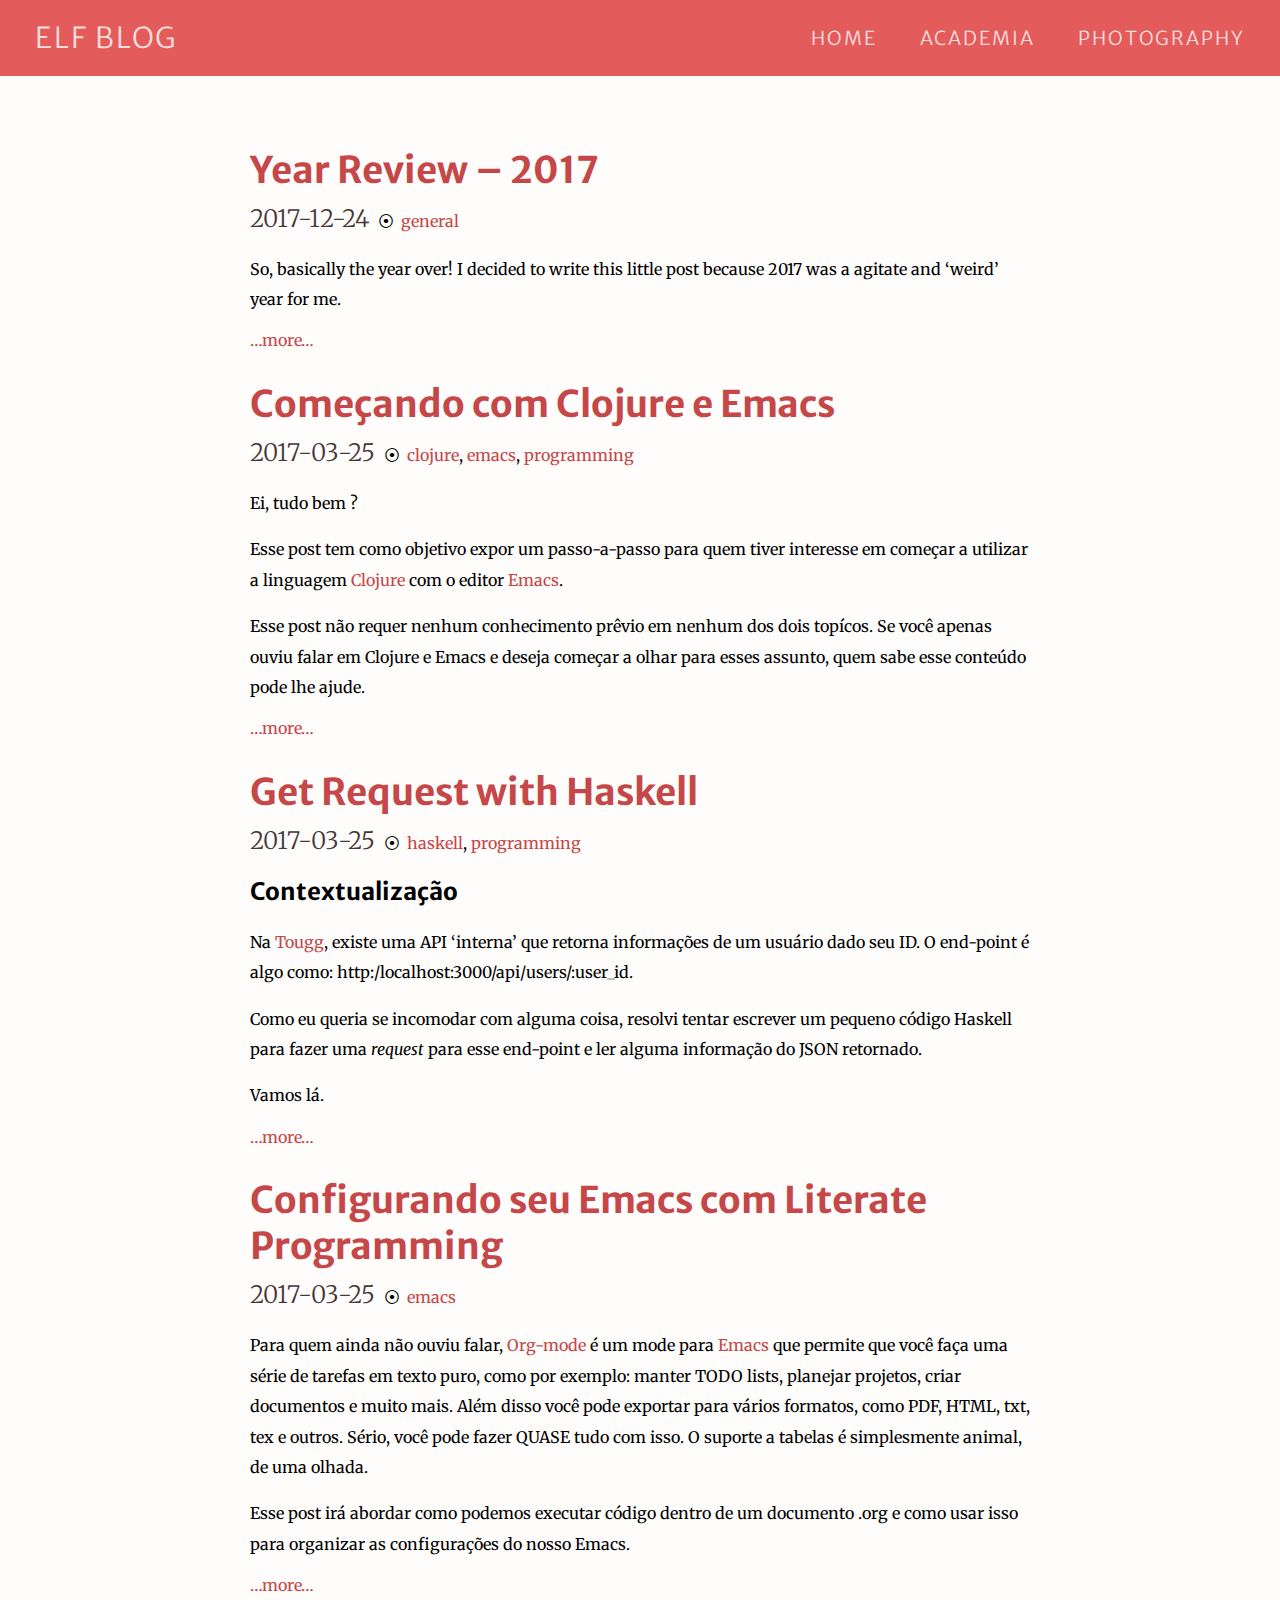
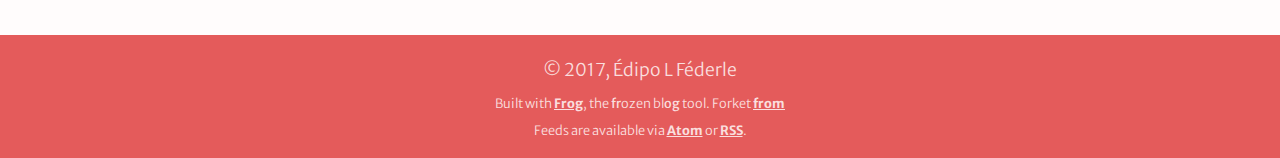
<file: index.html>
<!DOCTYPE html>
<html lang="en">
        <head>
                <meta charset="utf-8">
                <title>ELF blog</title>
                <meta name="description" content="ELF blog">
                <meta name="author"      content="Édipo Luis Féderle">
                <meta name="keywords"    content="general, programming, all, haskell, clojure, emacs">
                <meta name="viewport"    content="width=device-width, initial-scale=1.0">
                <link rel="icon"      href="/favicon.ico">
                <link rel="canonical" href="http://edipofederle.github.io/index.html">


                <!-- CSS -->
                <link rel="stylesheet" type="text/css" href="//fonts.googleapis.com/css?family=Merriweather+Sans:400,300,300italic,400italic,700,700italic,800,800italic|Merriweather:400,300,300italic,400italic,700,700italic,900,900italic|Source+Code+Pro:200,300,400,500,600,700,900">
                <link rel="stylesheet" type="text/css" href="/css/application.min.css">
                <link rel="stylesheet" type="text/css" href="/css/pygments.min.css">
                <!-- Feeds -->
                <link rel="alternate" type="application/atom+xml"
                                        href="/feeds/all.atom.xml" title="Atom Feed">
                <link rel="alternate" type="application/rss+xml"
                                        href="/feeds/all.rss.xml" title="RSS Feed">
                <!-- JS -->
                <!-- <script src="/js/application.min.js"></script> -->
                <script type="text/javascript">
                  (function(i,s,o,g,r,a,m){i['GoogleAnalyticsObject']=r;i[r]=i[r]||function(){
                  (i[r].q=i[r].q||[]).push(arguments)},i[r].l=1*new Date();a=s.createElement(o),
                  m=s.getElementsByTagName(o)[0];a.async=1;a.src=g;m.parentNode.insertBefore(a,m)
                  })(window,document,'script','//www.google-analytics.com/analytics.js','ga');

                  ga('create', '', 'auto');
                  ga('send', 'pageview');
                </script>
        </head>
        <body>
                <div id="page-content">
                        <!-- Navigation Bar -->
                        <header>
                                <nav role="navigation" class="navigation-bar">
                                        <ul class="navigation-items left">
                                                <li id="blog-title-header"><a href="/"><h1>Elf blog</h1></a></li>
                                        </ul>
                                        <ul class="navigation-items center"></ul>
                                        <ul class="navigation-items right">
                                                <li><a href="/">Home</a></li>
                                                <li><a href="/academia.html">Academia</a></li>
                                                <li><a href="/photography.html">Photography</a></li>
                                        </ul>
                                </nav>
                        </header>
                        <section role="main">
                                <!-- Main column -->
                                <div class="content" class="col-md-12">



                                        <article class="inline">
  <header>
    <h2 class="title"><a href='/blog/2017/12/24/year-review-2017/'>Year Review &ndash; 2017</a></h2>
    <div class='date-and-tags'>
      <time datetime="2017-12-24T15:48:11">
        2017-12-24
      </time>
      <span style="margin: 0 3px">⦿</span>
      <span class="tags"><a href="/tags/general.html">general</a></span>
    </div>
  </header>

<p>So, basically the year over! I decided to write this little post because 2017 was a agitate and &lsquo;weird&rsquo; year for me.</p>
<footer class="read-more"><a href="/blog/2017/12/24/year-review-2017/">&hellip;more&hellip;</a></footer>
</article>
<article class="inline">
  <header>
    <h2 class="title"><a href='/blog/2017/03/25/começando-com-clojure-e-emacs/'>Começando com Clojure e Emacs</a></h2>
    <div class='date-and-tags'>
      <time datetime="2017-03-25T20:39:33">
        2017-03-25
      </time>
      <span style="margin: 0 3px">⦿</span>
      <span class="tags"><a href="/tags/clojure.html">clojure</a>, <a href="/tags/emacs.html">emacs</a>, <a href="/tags/programming.html">programming</a></span>
    </div>
  </header>

<p>Ei, tudo bem ?</p>

<p>Esse post tem como objetivo expor um passo-a-passo para quem tiver interesse em começar a utilizar a linguagem <a href="https://clojure.org">Clojure</a> com o editor <a href="https://www.gnu.org/s/emacs/">Emacs</a>.</p>

<p>Esse post não requer nenhum conhecimento prêvio em nenhum dos dois topícos. Se você apenas ouviu falar em Clojure e Emacs e deseja começar a olhar para esses assunto, quem sabe esse conteúdo pode lhe ajude.</p>
<footer class="read-more"><a href="/blog/2017/03/25/começando-com-clojure-e-emacs/">&hellip;more&hellip;</a></footer>
</article>
<article class="inline">
  <header>
    <h2 class="title"><a href='/blog/2017/03/25/get-request-with-haskell/'>Get Request with Haskell</a></h2>
    <div class='date-and-tags'>
      <time datetime="2017-03-25T20:39:33">
        2017-03-25
      </time>
      <span style="margin: 0 3px">⦿</span>
      <span class="tags"><a href="/tags/haskell.html">haskell</a>, <a href="/tags/programming.html">programming</a></span>
    </div>
  </header>

<h2 id="contextualização">Contextualização</h2>

<p>Na <a href="https://tougg.com.br">Tougg</a>, existe uma API &lsquo;interna&rsquo; que retorna informações de um usuário dado seu ID. O end-point é algo como: http:/localhost:3000/api/users/:user_id.</p>

<p>Como eu queria se incomodar com alguma coisa, resolvi tentar escrever um pequeno código Haskell para fazer uma <em>request</em> para esse end-point e ler alguma informação do JSON retornado.</p>

<p>Vamos lá.</p>
<footer class="read-more"><a href="/blog/2017/03/25/get-request-with-haskell/">&hellip;more&hellip;</a></footer>
</article>
<article class="inline">
  <header>
    <h2 class="title"><a href='/blog/2017/03/25/configurando-seu-emacs-com-literate-programming/'>Configurando seu Emacs com Literate Programming</a></h2>
    <div class='date-and-tags'>
      <time datetime="2017-03-25T20:39:33">
        2017-03-25
      </time>
      <span style="margin: 0 3px">⦿</span>
      <span class="tags"><a href="/tags/emacs.html">emacs</a></span>
    </div>
  </header>

<p>Para quem ainda não ouviu falar, <a href="http://orgmode.org/">Org-mode</a> é um mode para <a href="https://www.gnu.org/software/emacs/">Emacs</a> que permite que você faça uma série de tarefas em texto puro, como por exemplo: manter TODO lists, planejar projetos, criar documentos e muito mais. Além disso você pode exportar para vários formatos, como PDF, HTML, txt, tex e outros. Sério, você pode fazer QUASE tudo com isso. O suporte a tabelas é simplesmente animal, de uma olhada.</p>

<p>Esse post irá abordar como podemos executar código dentro de um documento .org e como usar isso para organizar as configurações do nosso Emacs.</p>
<footer class="read-more"><a href="/blog/2017/03/25/configurando-seu-emacs-com-literate-programming/">&hellip;more&hellip;</a></footer>
</article>
                                </div>
                        </section>
                        <footer>
                                <div class="content">
                                        <h2 id="copyright-notice">© 2017, Édipo L Féderle</h2>
                                        <h3>
                                                Built with <a href="https://github.com/greghendershott/frog">Frog</a>, the
                                                <strong>fr</strong>ozen bl<strong>og</strong> tool. Forket <a href="https://github.com/lexi-lambda/lexi-lambda.github.io">from</a>
                                        </h3>
                                        <h3>
                                                Feeds are available via <a href="/feeds/all.atom.xml">Atom</a>
                                                or <a href="/feeds/all.rss.xml">RSS</a>.
                                        </h3>
                                </div>
                        </footer>
                </div>
        </body>
</html>
</file>
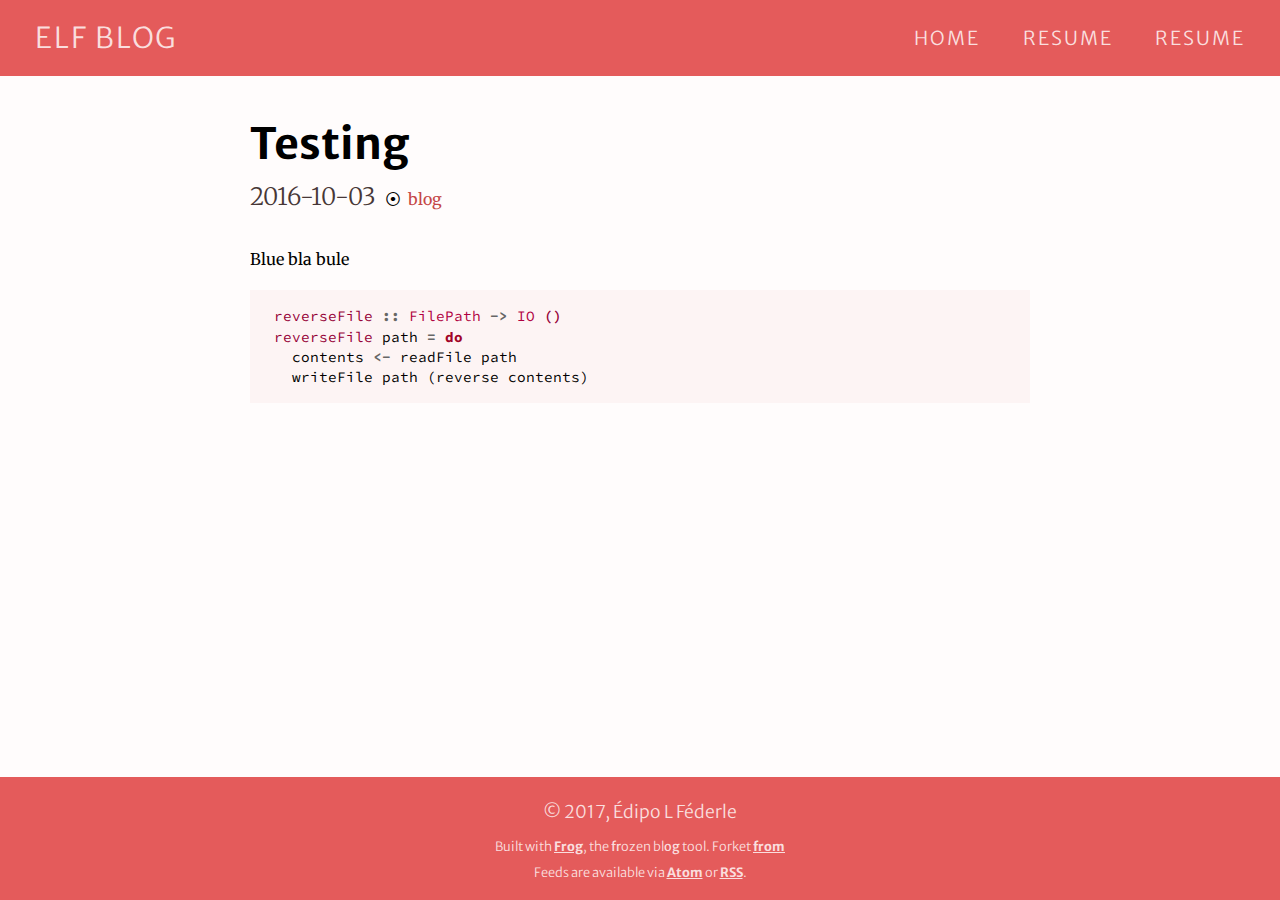
<file: blog/2016/10/03/testing/index.html>
<!DOCTYPE html>
<html lang="en">
  <head>
    <meta charset="utf-8">
    <title>Testing</title>
    <meta name="description" content="Blue bla bule...">
    <meta name="author"      content="Édipo Luis Féderle">
    <meta name="keywords"    content="blog">
    <meta name="viewport"    content="width=device-width, initial-scale=1.0">
    <link rel="icon"      href="/favicon.ico">
    <link rel="canonical" href="http://edipofederle.github.io/blog/2016/10/03/testing/">


    <!-- CSS -->
    <link rel="stylesheet" type="text/css" href="//fonts.googleapis.com/css?family=Merriweather+Sans:400,300,300italic,400italic,700,700italic,800,800italic|Merriweather:400,300,300italic,400italic,700,700italic,900,900italic|Source+Code+Pro:200,300,400,500,600,700,900">
    <link rel="stylesheet" type="text/css" href="/css/application.min.css">
    <link rel="stylesheet" type="text/css" href="/css/pygments.min.css">
    <!-- Feeds -->
    <link rel="alternate" type="application/atom+xml"
          href="/feeds/all.atom.xml" title="Atom Feed">
    <link rel="alternate" type="application/rss+xml"
          href="/feeds/all.rss.xml" title="RSS Feed">
    <!-- JS -->
    <!-- <script src="/js/application.min.js"></script> -->
    <script type="text/javascript">
      (function(i,s,o,g,r,a,m){i['GoogleAnalyticsObject']=r;i[r]=i[r]||function(){
      (i[r].q=i[r].q||[]).push(arguments)},i[r].l=1*new Date();a=s.createElement(o),
      m=s.getElementsByTagName(o)[0];a.async=1;a.src=g;m.parentNode.insertBefore(a,m)
      })(window,document,'script','//www.google-analytics.com/analytics.js','ga');

      ga('create', '', 'auto');
      ga('send', 'pageview');
    </script>
  </head>
  <body>
    <div id="page-content">
      <!-- Navigation Bar -->
      <header>
        <nav role="navigation" class="navigation-bar">
          <ul class="navigation-items left">
            <li id="blog-title-header"><a href="/"><h1>Elf blog</h1></a></li>
          </ul>
          <ul class="navigation-items center"></ul>
          <ul class="navigation-items right">
            <li><a href="/">Home</a></li>
            <li><a href="/resume.html">Resume</a></li>
                                                <li><a href="/academia.html">Resume</a></li>
          </ul>
        </nav>
      </header>
      <section role="main">
        <!-- Main column -->
        <div class="content" class="col-md-12">



          <article class="main">
  <header>
    <h1 class="title">Testing</h1>
    <div class='date-and-tags'>
      <time datetime="2016-10-03T01:20:43">
        2016-10-03
      </time>
      <span style="margin: 0 3px">⦿</span>
      <span class="tags"><a href="/tags/blog.html">blog</a></span>
    </div>
  </header>

<p>Blue bla bule</p>
<!-- more-->

<div class="brush: haskell">
 <div class="source">
  <pre><span></span><span class="nf">reverseFile</span> <span class="ow">::</span> <span class="kt">FilePath</span> <span class="ow">-&gt;</span> <span class="kt">IO</span> <span class="nb">()</span>
<span class="nf">reverseFile</span> <span class="n">path</span> <span class="ow">=</span> <span class="kr">do</span>
  <span class="n">contents</span> <span class="ow">&lt;-</span> <span class="n">readFile</span> <span class="n">path</span>
  <span class="n">writeFile</span> <span class="n">path</span> <span class="p">(</span><span class="n">reverse</span> <span class="n">contents</span><span class="p">)</span>
</pre></div>

</div>
  <footer>
    <script type="text/javascript">
      var disqus_shortname = 'edipofederle';
      (function() {
          var dsq = document.createElement('script');
          dsq.type = 'text/javascript';
          dsq.async = true;
          dsq.src = '//' + disqus_shortname + '.disqus.com/embed.js';
          (document.getElementsByTagName('head')[0] || document.getElementsByTagName('body')[0]).appendChild(dsq);
      })();
    </script>
    <div id="disqus_thread"></div>
    <ul class="pager">


    </ul>
  </footer>
</article>
        </div>
      </section>
      <footer>
        <div class="content">
          <h2 id="copyright-notice">© 2017, Édipo L Féderle</h2>
          <h3>
            Built with <a href="https://github.com/greghendershott/frog">Frog</a>, the
            <strong>fr</strong>ozen bl<strong>og</strong> tool. Forket <a href="https://github.com/lexi-lambda/lexi-lambda.github.io">from</a>
          </h3>
          <h3>
            Feeds are available via <a href="/feeds/all.atom.xml">Atom</a>
            or <a href="/feeds/all.rss.xml">RSS</a>.
          </h3>
        </div>
      </footer>
    </div>
  </body>
</html>
</file>
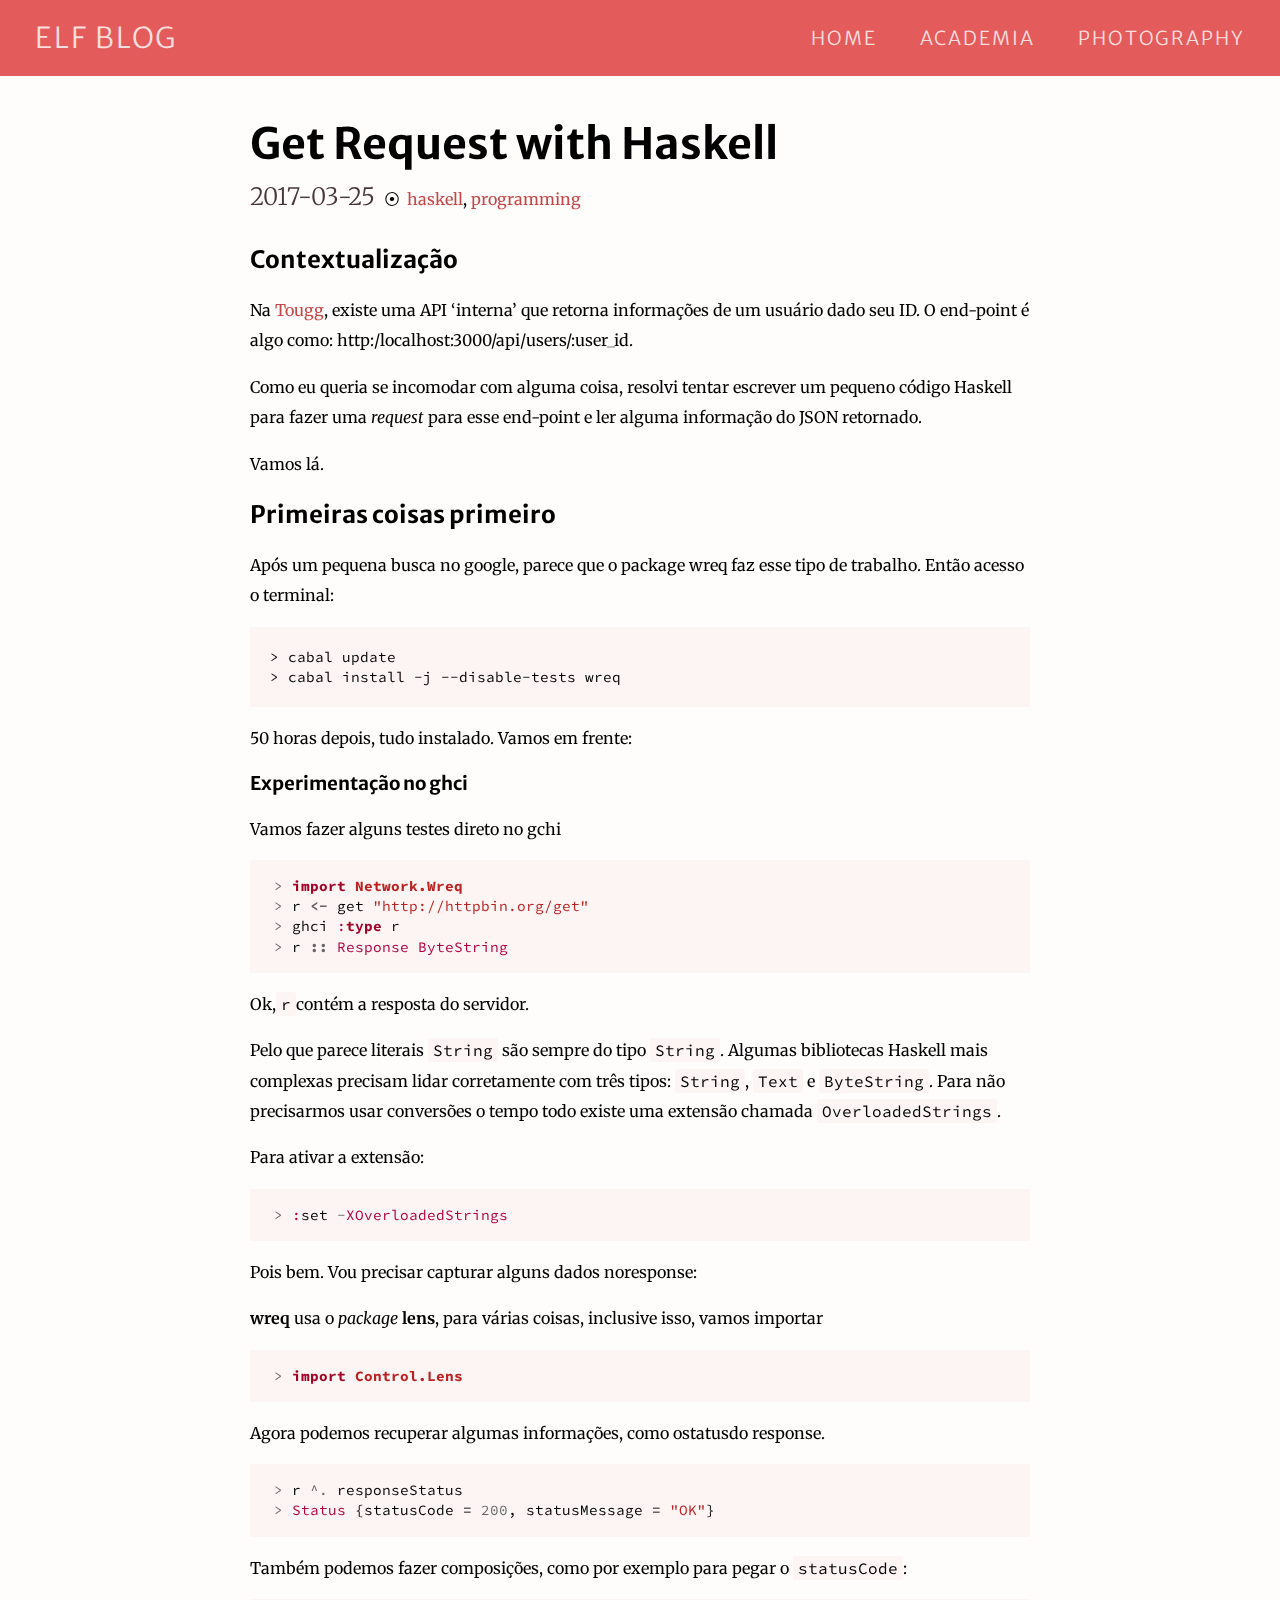
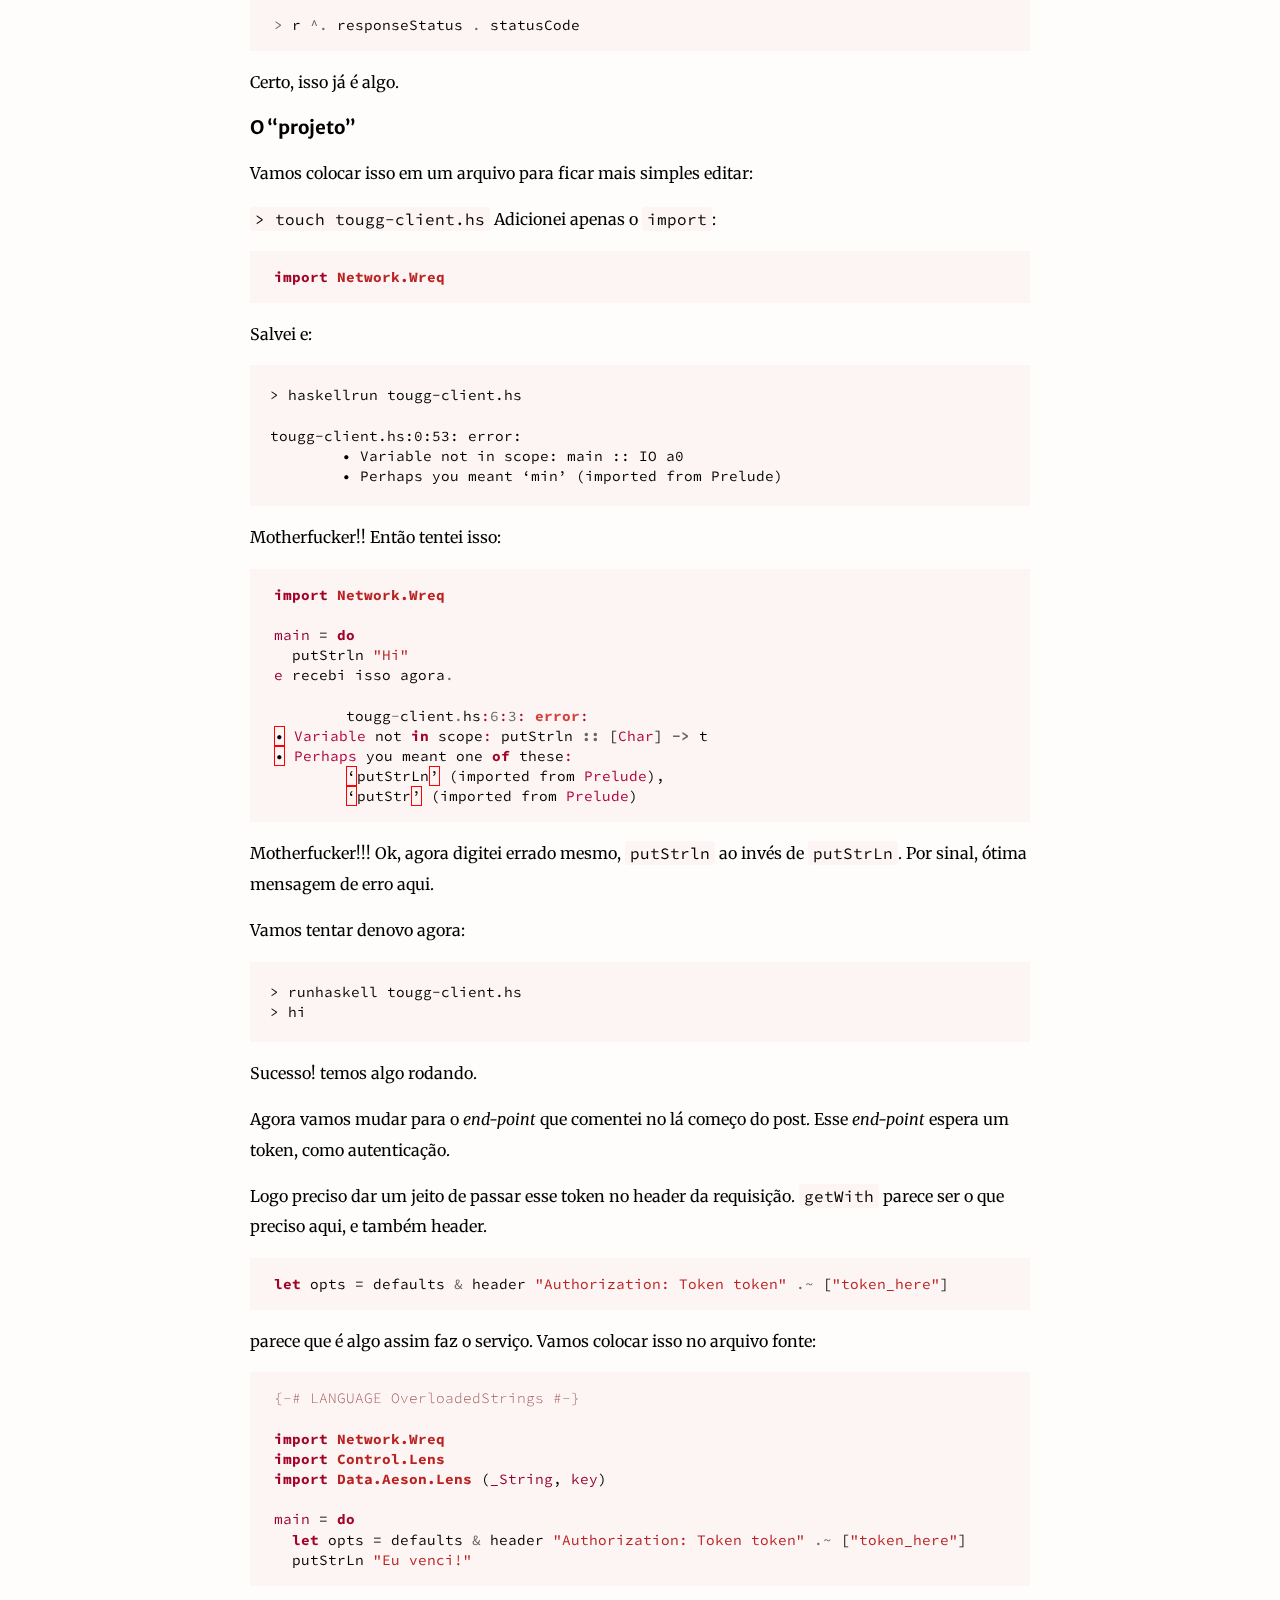
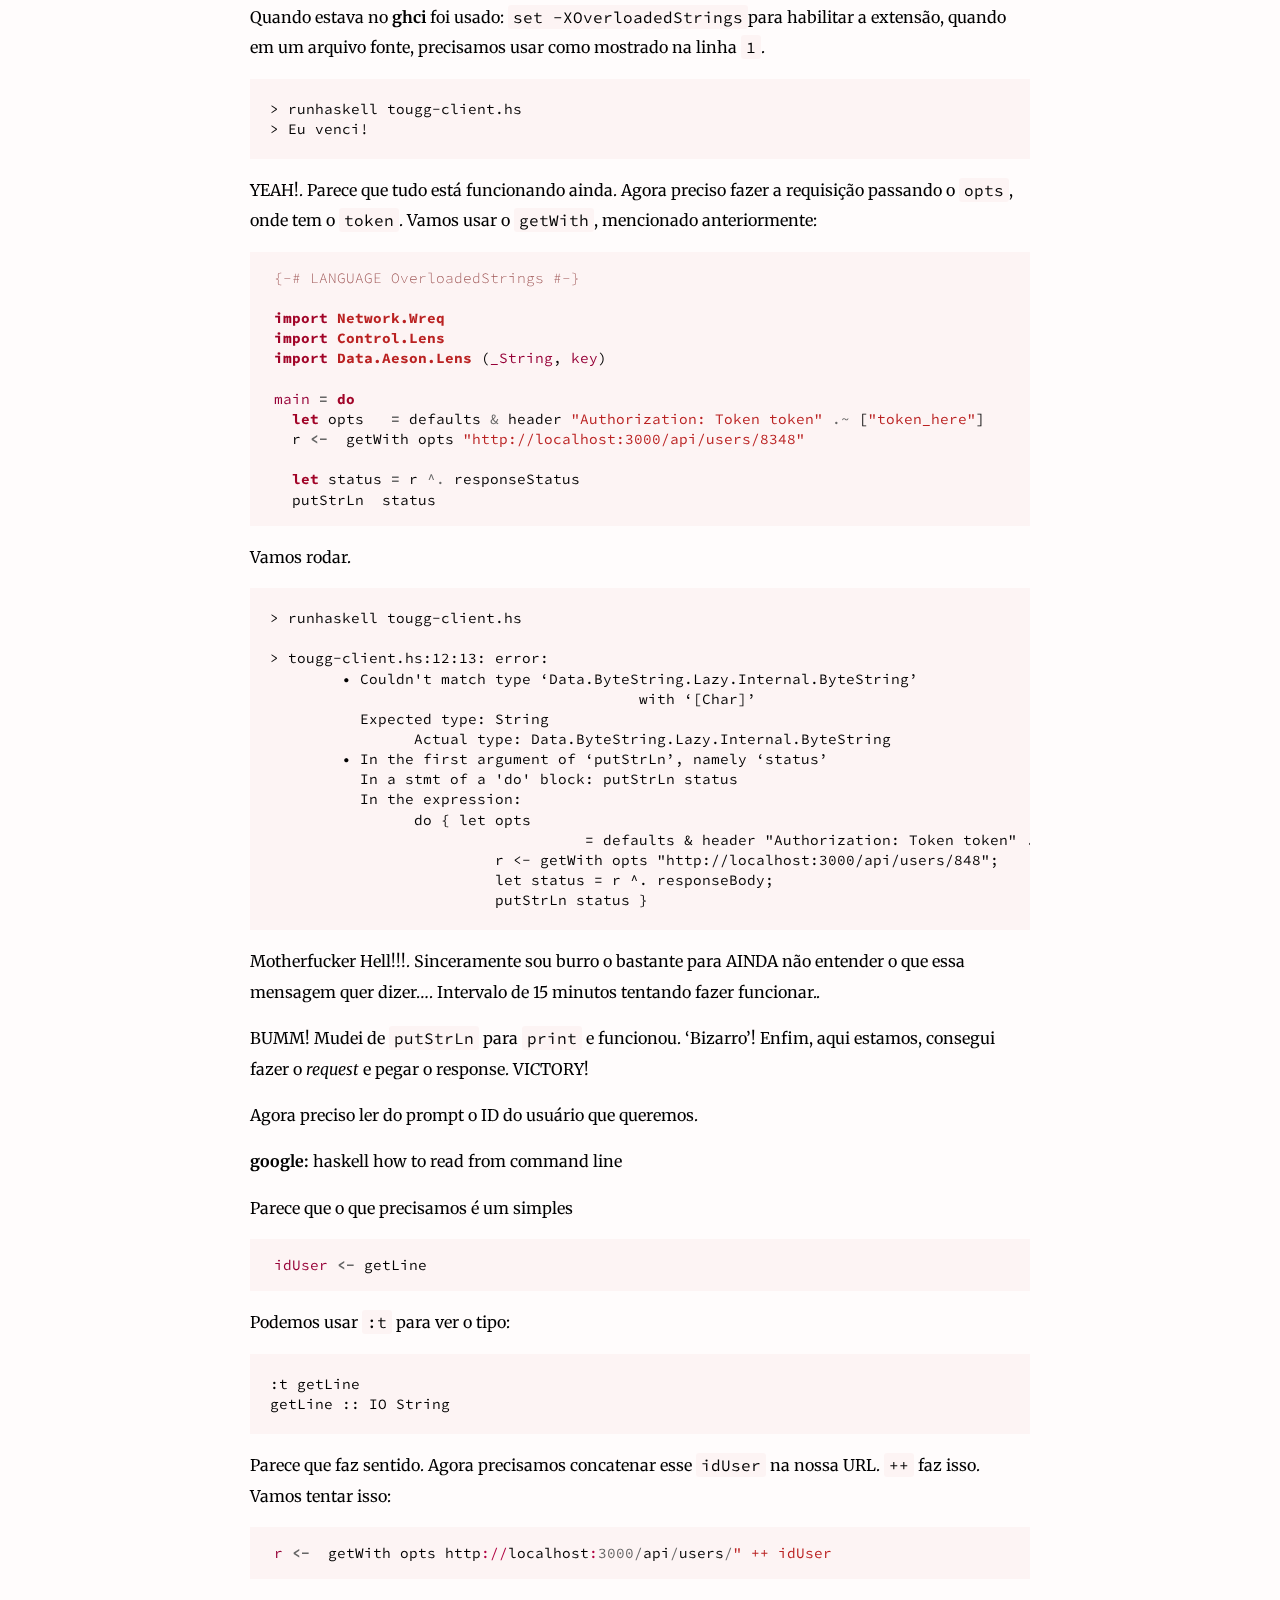
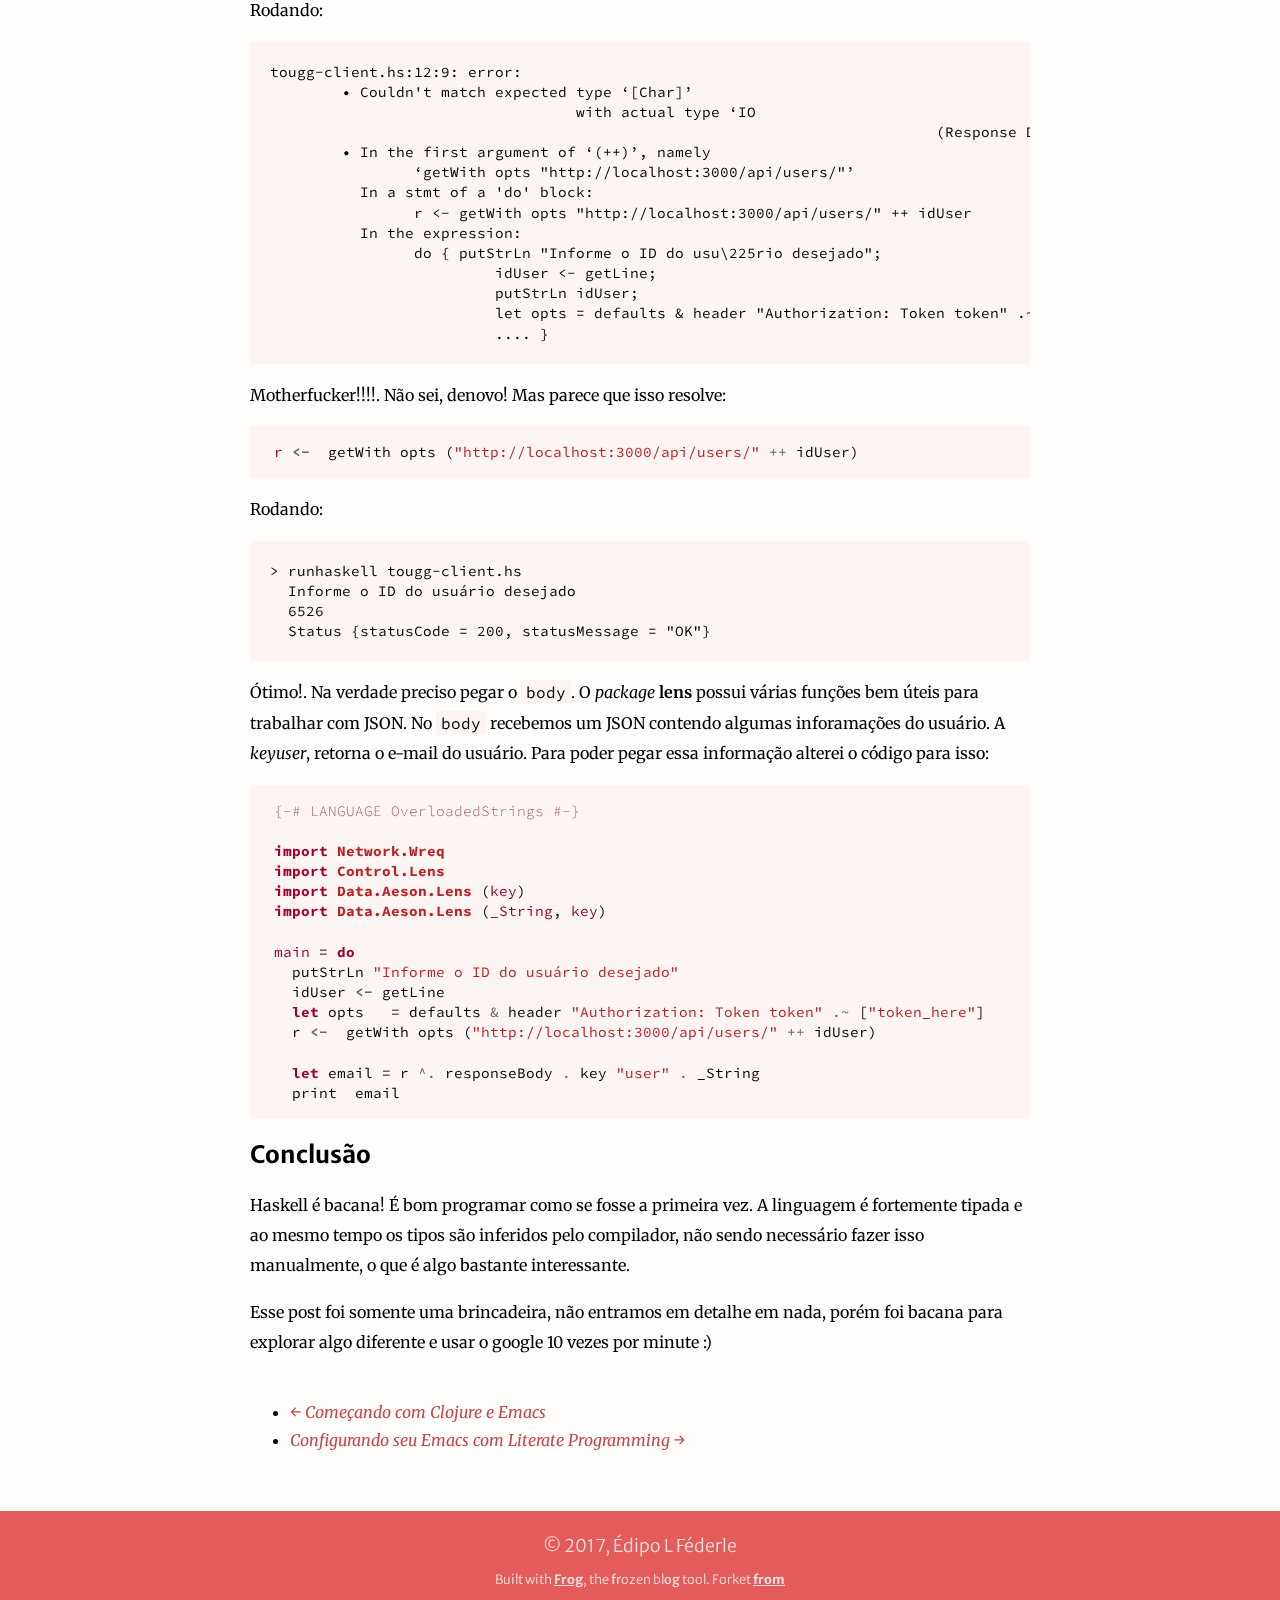
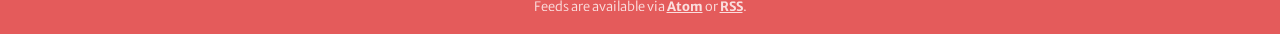
<file: blog/2017/03/25/get-request-with-haskell/index.html>
<!DOCTYPE html>
<html lang="en">
        <head>
                <meta charset="utf-8">
                <title>Get Request with Haskell</title>
                <meta name="description" content="Contextualização:  Na Tougg, existe uma API 'interna' que retorna informações de um usuário dado seu ID. O end-point é algo como: http:/localhost:3000/api/users/:user_id.  Como eu queria se incomodar com alguma coisa, resolvi tentar escrever um pequeno có...">
                <meta name="author"      content="Édipo Luis Féderle">
                <meta name="keywords"    content="haskell, programming">
                <meta name="viewport"    content="width=device-width, initial-scale=1.0">
                <link rel="icon"      href="/favicon.ico">
                <link rel="canonical" href="http://edipofederle.github.io/blog/2017/03/25/get-request-with-haskell/">
                <link rel="next" href="/blog/2017/03/25/configurando-seu-emacs-com-literate-programming/">
                <link rel="prev" href="/blog/2017/03/25/começando-com-clojure-e-emacs/">
                <!-- CSS -->
                <link rel="stylesheet" type="text/css" href="//fonts.googleapis.com/css?family=Merriweather+Sans:400,300,300italic,400italic,700,700italic,800,800italic|Merriweather:400,300,300italic,400italic,700,700italic,900,900italic|Source+Code+Pro:200,300,400,500,600,700,900">
                <link rel="stylesheet" type="text/css" href="/css/application.min.css">
                <link rel="stylesheet" type="text/css" href="/css/pygments.min.css">
                <!-- Feeds -->
                <link rel="alternate" type="application/atom+xml"
                                        href="/feeds/all.atom.xml" title="Atom Feed">
                <link rel="alternate" type="application/rss+xml"
                                        href="/feeds/all.rss.xml" title="RSS Feed">
                <!-- JS -->
                <!-- <script src="/js/application.min.js"></script> -->
                <script type="text/javascript">
                  (function(i,s,o,g,r,a,m){i['GoogleAnalyticsObject']=r;i[r]=i[r]||function(){
                  (i[r].q=i[r].q||[]).push(arguments)},i[r].l=1*new Date();a=s.createElement(o),
                  m=s.getElementsByTagName(o)[0];a.async=1;a.src=g;m.parentNode.insertBefore(a,m)
                  })(window,document,'script','//www.google-analytics.com/analytics.js','ga');

                  ga('create', '', 'auto');
                  ga('send', 'pageview');
                </script>
        </head>
        <body>
                <div id="page-content">
                        <!-- Navigation Bar -->
                        <header>
                                <nav role="navigation" class="navigation-bar">
                                        <ul class="navigation-items left">
                                                <li id="blog-title-header"><a href="/"><h1>Elf blog</h1></a></li>
                                        </ul>
                                        <ul class="navigation-items center"></ul>
                                        <ul class="navigation-items right">
                                                <li><a href="/">Home</a></li>
                                                <li><a href="/academia.html">Academia</a></li>
                                                <li><a href="/photography.html">Photography</a></li>
                                        </ul>
                                </nav>
                        </header>
                        <section role="main">
                                <!-- Main column -->
                                <div class="content" class="col-md-12">



                                        <article class="main">
  <header>
    <h1 class="title">Get Request with Haskell</h1>
    <div class='date-and-tags'>
      <time datetime="2017-03-25T20:39:33">
        2017-03-25
      </time>
      <span style="margin: 0 3px">⦿</span>
      <span class="tags"><a href="/tags/haskell.html">haskell</a>, <a href="/tags/programming.html">programming</a></span>
    </div>
  </header>

<h2 id="contextualização">Contextualização</h2>

<p>Na <a href="https://tougg.com.br">Tougg</a>, existe uma API &lsquo;interna&rsquo; que retorna informações de um usuário dado seu ID. O end-point é algo como: http:/localhost:3000/api/users/:user_id.</p>

<p>Como eu queria se incomodar com alguma coisa, resolvi tentar escrever um pequeno código Haskell para fazer uma <em>request</em> para esse end-point e ler alguma informação do JSON retornado.</p>

<p>Vamos lá.</p>
<!-- more-->

<h2 id="primeiras-coisas-primeiro">Primeiras coisas primeiro</h2>

<p>Após um pequena busca no google, parece que o package wreq faz esse tipo de trabalho. Então acesso o terminal:</p>

<pre><code>&gt; cabal update
&gt; cabal install -j --disable-tests wreq</code></pre>

<p>50 horas depois, tudo instalado. Vamos em frente:</p>

<h3 id="experimentação-no-ghci">Experimentação no ghci</h3>

<p>Vamos fazer alguns testes direto no gchi</p>

<div class="brush: haskell">
 <div class="source">
  <pre><span></span><span class="o">&gt;</span> <span class="kr">import</span> <span class="nn">Network.Wreq</span>
<span class="o">&gt;</span> <span class="n">r</span> <span class="ow">&lt;-</span> <span class="n">get</span> <span class="s">"http://httpbin.org/get"</span>
<span class="o">&gt;</span> <span class="n">ghci</span> <span class="kt">:</span><span class="kr">type</span> <span class="n">r</span>
<span class="o">&gt;</span> <span class="n">r</span> <span class="ow">::</span> <span class="kt">Response</span> <span class="kt">ByteString</span>
</pre></div>

</div>

<p>Ok,<code>r</code>contém a resposta do servidor.</p>

<p>Pelo que parece literais <code>String</code> são sempre do tipo <code>String</code>. Algumas bibliotecas Haskell mais complexas precisam lidar corretamente com três tipos: <code>String</code>, <code>Text</code> e <code>ByteString</code>. Para não precisarmos usar conversões o tempo todo existe uma extensão chamada <code>OverloadedStrings</code>.</p>

<p>Para ativar a extensão:</p>

<div class="brush: haskell">
 <div class="source">
  <pre><span></span><span class="o">&gt;</span> <span class="kt">:</span><span class="n">set</span> <span class="o">-</span><span class="kt">XOverloadedStrings</span>
</pre></div>

</div>

<p>Pois bem. Vou precisar capturar alguns dados noresponse:</p>

<p><strong>wreq</strong> usa o <em>package</em> <strong>lens</strong>, para várias coisas, inclusive isso, vamos importar</p>

<div class="brush: haskell">
 <div class="source">
  <pre><span></span><span class="o">&gt;</span> <span class="kr">import</span> <span class="nn">Control.Lens</span>
</pre></div>

</div>

<p>Agora podemos recuperar algumas informações, como ostatusdo response.</p>

<div class="brush: haskell">
 <div class="source">
  <pre><span></span><span class="o">&gt;</span> <span class="n">r</span> <span class="o">^.</span> <span class="n">responseStatus</span>
<span class="o">&gt;</span> <span class="kt">Status</span> <span class="p">{</span><span class="n">statusCode</span> <span class="ow">=</span> <span class="mi">200</span><span class="p">,</span> <span class="n">statusMessage</span> <span class="ow">=</span> <span class="s">"OK"</span><span class="p">}</span>
</pre></div>

</div>

<p>Também podemos fazer composições, como por exemplo para pegar o <code>statusCode</code>:</p>

<div class="brush: haskell">
 <div class="source">
  <pre><span></span><span class="o">&gt;</span> <span class="n">r</span> <span class="o">^.</span> <span class="n">responseStatus</span> <span class="o">.</span> <span class="n">statusCode</span>
</pre></div>

</div>

<p>Certo, isso já é algo.</p>

<h3 id="o-projeto">O &ldquo;projeto&rdquo;</h3>

<p>Vamos colocar isso em um arquivo para ficar mais simples editar:</p>

<p><code>&gt; touch tougg-client.hs</code> Adicionei apenas o <code>import</code>:</p>

<div class="brush: haskell">
 <div class="source">
  <pre><span></span><span class="kr">import</span> <span class="nn">Network.Wreq</span>
</pre></div>

</div>

<p>Salvei e:</p>

<pre><code>&gt; haskellrun tougg-client.hs

tougg-client.hs:0:53: error:
	• Variable not in scope: main :: IO a0
	• Perhaps you meant ‘min’ (imported from Prelude)</code></pre>

<p>Motherfucker!! Então tentei isso:</p>

<div class="brush: haskell">
 <div class="source">
  <pre><span></span><span class="kr">import</span> <span class="nn">Network.Wreq</span>

<span class="nf">main</span> <span class="ow">=</span> <span class="kr">do</span>
  <span class="n">putStrln</span> <span class="s">"Hi"</span>
<span class="nf">e</span> <span class="n">recebi</span> <span class="n">isso</span> <span class="n">agora</span><span class="o">.</span>

	<span class="n">tougg</span><span class="o">-</span><span class="n">client</span><span class="o">.</span><span class="n">hs</span><span class="kt">:</span><span class="mi">6</span><span class="kt">:</span><span class="mi">3</span><span class="kt">:</span> <span class="ne">error</span><span class="kt">:</span>
<span class="err">•</span> <span class="kt">Variable</span> <span class="n">not</span> <span class="kr">in</span> <span class="n">scope</span><span class="kt">:</span> <span class="n">putStrln</span> <span class="ow">::</span> <span class="p">[</span><span class="kt">Char</span><span class="p">]</span> <span class="ow">-&gt;</span> <span class="n">t</span>
<span class="err">•</span> <span class="kt">Perhaps</span> <span class="n">you</span> <span class="n">meant</span> <span class="n">one</span> <span class="kr">of</span> <span class="n">these</span><span class="kt">:</span>
	<span class="err">‘</span><span class="n">putStrLn</span><span class="err">’</span> <span class="p">(</span><span class="n">imported</span> <span class="n">from</span> <span class="kt">Prelude</span><span class="p">),</span>
	<span class="err">‘</span><span class="n">putStr</span><span class="err">’</span> <span class="p">(</span><span class="n">imported</span> <span class="n">from</span> <span class="kt">Prelude</span><span class="p">)</span>
</pre></div>

</div>

<p>Motherfucker!!! Ok, agora digitei errado mesmo, <code>putStrln</code> ao invés de <code>putStrLn</code>. Por sinal, ótima mensagem de erro aqui.</p>

<p>Vamos tentar denovo agora:</p>

<pre><code>&gt; runhaskell tougg-client.hs
&gt; hi</code></pre>

<p>Sucesso! temos algo rodando.</p>

<p>Agora vamos mudar para o <em>end-point</em> que comentei no lá começo do post. Esse <em>end-point</em> espera um token, como autenticação.</p>

<p>Logo preciso dar um jeito de passar esse token no header da requisição. <code>getWith</code> parece ser o que preciso aqui, e também header.</p>

<div class="brush: haskell">
 <div class="source">
  <pre><span></span><span class="kr">let</span> <span class="n">opts</span> <span class="ow">=</span> <span class="n">defaults</span> <span class="o">&amp;</span> <span class="n">header</span> <span class="s">"Authorization: Token token"</span> <span class="o">.~</span> <span class="p">[</span><span class="s">"token_here"</span><span class="p">]</span>
</pre></div>

</div>

<p>parece que é algo assim faz o serviço. Vamos colocar isso no arquivo fonte:</p>

<div class="brush: haskell">
 <div class="source">
  <pre><span></span><span class="cm">{-# LANGUAGE OverloadedStrings #-}</span>

<span class="kr">import</span> <span class="nn">Network.Wreq</span>
<span class="kr">import</span> <span class="nn">Control.Lens</span>
<span class="kr">import</span> <span class="nn">Data.Aeson.Lens</span> <span class="p">(</span><span class="nf">_String</span><span class="p">,</span> <span class="nf">key</span><span class="p">)</span>

<span class="nf">main</span> <span class="ow">=</span> <span class="kr">do</span>
  <span class="kr">let</span> <span class="n">opts</span> <span class="ow">=</span> <span class="n">defaults</span> <span class="o">&amp;</span> <span class="n">header</span> <span class="s">"Authorization: Token token"</span> <span class="o">.~</span> <span class="p">[</span><span class="s">"token_here"</span><span class="p">]</span>
  <span class="n">putStrLn</span> <span class="s">"Eu venci!"</span>
</pre></div>

</div>

<p>Quando estava no <strong>ghci</strong> foi usado: <code>set -XOverloadedStrings</code>para habilitar a extensão, quando em um arquivo fonte, precisamos usar como mostrado na linha <code>1</code>.</p>

<pre><code>&gt; runhaskell tougg-client.hs
&gt; Eu venci!</code></pre>

<p>YEAH!. Parece que tudo está funcionando ainda. Agora preciso fazer a requisição passando o <code>opts</code>, onde tem o <code>token</code>. Vamos usar o <code>getWith</code>, mencionado anteriormente:</p>

<div class="brush: haskell">
 <div class="source">
  <pre><span></span><span class="cm">{-# LANGUAGE OverloadedStrings #-}</span>

<span class="kr">import</span> <span class="nn">Network.Wreq</span>
<span class="kr">import</span> <span class="nn">Control.Lens</span>
<span class="kr">import</span> <span class="nn">Data.Aeson.Lens</span> <span class="p">(</span><span class="nf">_String</span><span class="p">,</span> <span class="nf">key</span><span class="p">)</span>

<span class="nf">main</span> <span class="ow">=</span> <span class="kr">do</span>
  <span class="kr">let</span> <span class="n">opts</span>   <span class="ow">=</span> <span class="n">defaults</span> <span class="o">&amp;</span> <span class="n">header</span> <span class="s">"Authorization: Token token"</span> <span class="o">.~</span> <span class="p">[</span><span class="s">"token_here"</span><span class="p">]</span>
  <span class="n">r</span> <span class="ow">&lt;-</span>  <span class="n">getWith</span> <span class="n">opts</span> <span class="s">"http://localhost:3000/api/users/8348"</span>

  <span class="kr">let</span> <span class="n">status</span> <span class="ow">=</span> <span class="n">r</span> <span class="o">^.</span> <span class="n">responseStatus</span>
  <span class="n">putStrLn</span>  <span class="n">status</span>
</pre></div>

</div>

<p>Vamos rodar.</p>

<pre><code>&gt; runhaskell tougg-client.hs

&gt; tougg-client.hs:12:13: error:
	• Couldn't match type ‘Data.ByteString.Lazy.Internal.ByteString’
					 with ‘[Char]’
	  Expected type: String
		Actual type: Data.ByteString.Lazy.Internal.ByteString
	• In the first argument of ‘putStrLn’, namely ‘status’
	  In a stmt of a 'do' block: putStrLn status
	  In the expression:
		do { let opts
				   = defaults &amp; header "Authorization: Token token" .~ ...;
			 r &lt;- getWith opts "http://localhost:3000/api/users/848";
			 let status = r ^. responseBody;
			 putStrLn status }</code></pre>

<p>Motherfucker Hell!!!. Sinceramente sou burro o bastante para AINDA não entender o que essa mensagem quer dizer&hellip;. Intervalo de 15 minutos tentando fazer funcionar..</p>

<p>BUMM! Mudei de <code>putStrLn</code> para <code>print</code> e funcionou. ‘Bizarro’! Enfim, aqui estamos, consegui fazer o <em>request</em> e pegar o response. VICTORY!</p>

<p>Agora preciso ler do prompt o ID do usuário que queremos.</p>

<p><strong>google:</strong> haskell how to read from command line</p>

<p>Parece que o que precisamos é um simples</p>

<div class="brush: haskell">
 <div class="source">
  <pre><span></span><span class="nf">idUser</span> <span class="ow">&lt;-</span> <span class="n">getLine</span>
</pre></div>

</div>

<p>Podemos usar <code>:t</code> para ver o tipo:</p>

<pre><code>:t getLine
getLine :: IO String</code></pre>

<p>Parece que faz sentido. Agora precisamos concatenar esse <code>idUser</code> na nossa URL. <code>++</code> faz isso. Vamos tentar isso:</p>

<div class="brush: haskell">
 <div class="source">
  <pre><span></span><span class="nf">r</span> <span class="ow">&lt;-</span>  <span class="n">getWith</span> <span class="n">opts</span> <span class="n">http</span><span class="kt">://</span><span class="n">localhost</span><span class="kt">:</span><span class="mi">3000</span><span class="o">/</span><span class="n">api</span><span class="o">/</span><span class="n">users</span><span class="o">/</span><span class="s">" ++ idUser</span>
</pre></div>

</div>

<p>Rodando:</p>

<pre><code>tougg-client.hs:12:9: error:
	• Couldn't match expected type ‘[Char]’
				  with actual type ‘IO
									  (Response Data.ByteString.Lazy.Internal.ByteString)’
	• In the first argument of ‘(++)’, namely
		‘getWith opts "http://localhost:3000/api/users/"’
	  In a stmt of a 'do' block:
		r &lt;- getWith opts "http://localhost:3000/api/users/" ++ idUser
	  In the expression:
		do { putStrLn "Informe o ID do usu\225rio desejado";
			 idUser &lt;- getLine;
			 putStrLn idUser;
			 let opts = defaults &amp; header "Authorization: Token token" .~ ...;
			 .... }</code></pre>

<p>Motherfucker!!!!. Não sei, denovo! Mas parece que isso resolve:</p>

<div class="brush: haskell">
 <div class="source">
  <pre><span></span><span class="nf">r</span> <span class="ow">&lt;-</span>  <span class="n">getWith</span> <span class="n">opts</span> <span class="p">(</span><span class="s">"http://localhost:3000/api/users/"</span> <span class="o">++</span> <span class="n">idUser</span><span class="p">)</span>
</pre></div>

</div>

<p>Rodando:</p>

<pre><code>&gt; runhaskell tougg-client.hs
  Informe o ID do usuário desejado
  6526
  Status {statusCode = 200, statusMessage = "OK"}</code></pre>

<p>Ótimo!. Na verdade preciso pegar o <code>body</code>. O <em>package</em> <strong>lens</strong> possui várias funções bem úteis para trabalhar com JSON. No <code>body</code> recebemos um JSON contendo algumas inforamações do usuário. A <em>keyuser</em>, retorna o e-mail do usuário. Para poder pegar essa informação alterei o código para isso:</p>

<div class="brush: haskell">
 <div class="source">
  <pre><span></span><span class="cm">{-# LANGUAGE OverloadedStrings #-}</span>

<span class="kr">import</span> <span class="nn">Network.Wreq</span>
<span class="kr">import</span> <span class="nn">Control.Lens</span>
<span class="kr">import</span> <span class="nn">Data.Aeson.Lens</span> <span class="p">(</span><span class="nf">key</span><span class="p">)</span>
<span class="kr">import</span> <span class="nn">Data.Aeson.Lens</span> <span class="p">(</span><span class="nf">_String</span><span class="p">,</span> <span class="nf">key</span><span class="p">)</span>

<span class="nf">main</span> <span class="ow">=</span> <span class="kr">do</span>
  <span class="n">putStrLn</span> <span class="s">"Informe o ID do usuário desejado"</span>
  <span class="n">idUser</span> <span class="ow">&lt;-</span> <span class="n">getLine</span>
  <span class="kr">let</span> <span class="n">opts</span>   <span class="ow">=</span> <span class="n">defaults</span> <span class="o">&amp;</span> <span class="n">header</span> <span class="s">"Authorization: Token token"</span> <span class="o">.~</span> <span class="p">[</span><span class="s">"token_here"</span><span class="p">]</span>
  <span class="n">r</span> <span class="ow">&lt;-</span>  <span class="n">getWith</span> <span class="n">opts</span> <span class="p">(</span><span class="s">"http://localhost:3000/api/users/"</span> <span class="o">++</span> <span class="n">idUser</span><span class="p">)</span>

  <span class="kr">let</span> <span class="n">email</span> <span class="ow">=</span> <span class="n">r</span> <span class="o">^.</span> <span class="n">responseBody</span> <span class="o">.</span> <span class="n">key</span> <span class="s">"user"</span> <span class="o">.</span> <span class="n">_String</span>
  <span class="n">print</span>  <span class="n">email</span>
</pre></div>

</div>

<h2 id="conclusão">Conclusão</h2>

<p>Haskell é bacana! É bom programar como se fosse a primeira vez. A linguagem é fortemente tipada e ao mesmo tempo os tipos são inferidos pelo compilador, não sendo necessário fazer isso manualmente, o que é algo bastante interessante.</p>

<p>Esse post foi somente uma brincadeira, não entramos em detalhe em nada, porém foi bacana para explorar algo diferente e usar o google 10 vezes por minute :)</p>
  <footer>
    <script type="text/javascript">
      var disqus_shortname = 'edipofederle';
      (function() {
          var dsq = document.createElement('script');
          dsq.type = 'text/javascript';
          dsq.async = true;
          dsq.src = '//' + disqus_shortname + '.disqus.com/embed.js';
          (document.getElementsByTagName('head')[0] || document.getElementsByTagName('body')[0]).appendChild(dsq);
      })();
    </script>
    <div id="disqus_thread"></div>
    <ul class="pager">
    <li class="previous">
      <a href="/blog/2017/03/25/começando-com-clojure-e-emacs/">&larr; <em>Começando com Clojure e Emacs</em></a>
    </li>
    <li class="next">
      <a href="/blog/2017/03/25/configurando-seu-emacs-com-literate-programming/"><em>Configurando seu Emacs com Literate Programming</em> &rarr;</a>
    </li>
    </ul>
  </footer>
</article>
                                </div>
                        </section>
                        <footer>
                                <div class="content">
                                        <h2 id="copyright-notice">© 2017, Édipo L Féderle</h2>
                                        <h3>
                                                Built with <a href="https://github.com/greghendershott/frog">Frog</a>, the
                                                <strong>fr</strong>ozen bl<strong>og</strong> tool. Forket <a href="https://github.com/lexi-lambda/lexi-lambda.github.io">from</a>
                                        </h3>
                                        <h3>
                                                Feeds are available via <a href="/feeds/all.atom.xml">Atom</a>
                                                or <a href="/feeds/all.rss.xml">RSS</a>.
                                        </h3>
                                </div>
                        </footer>
                </div>
        </body>
</html>
</file>
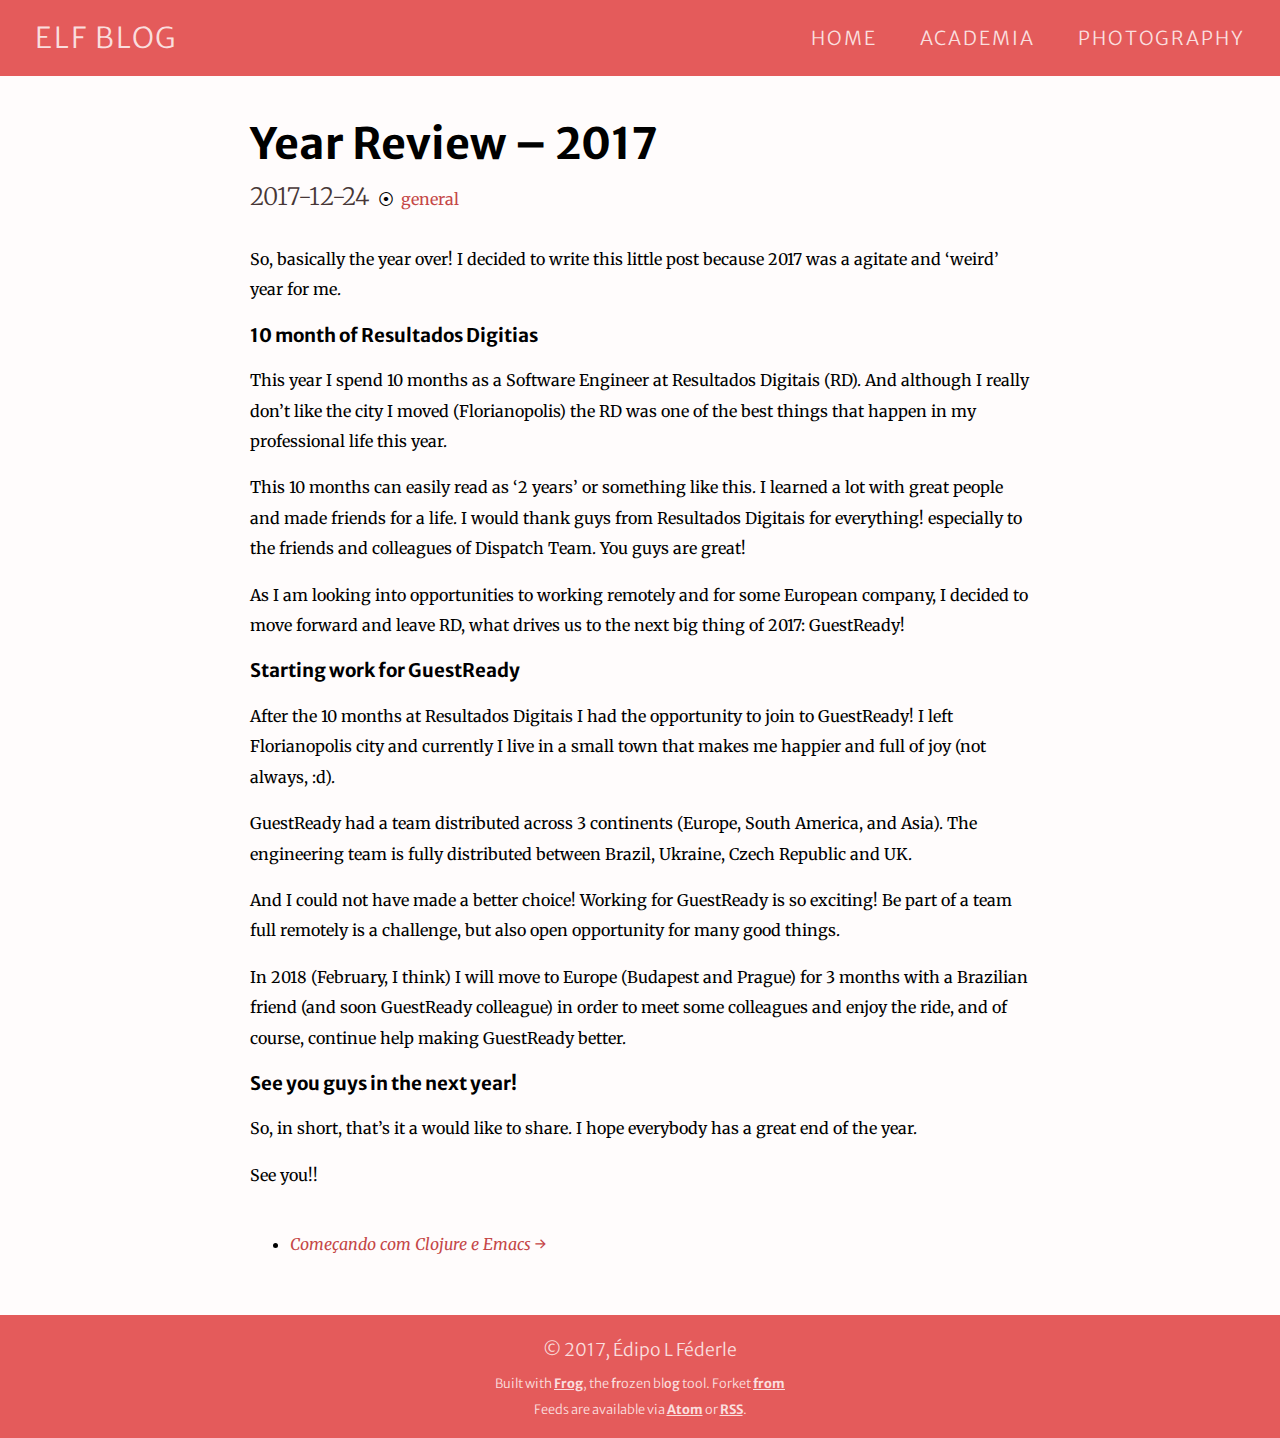
<file: blog/2017/12/24/year-review-2017/index.html>
<!DOCTYPE html>
<html lang="en">
        <head>
                <meta charset="utf-8">
                <title>Year Review - 2017</title>
                <meta name="description" content="So, basically the year over! I decided to write this little post because 2017 was a agitate and 'weird' year for me....">
                <meta name="author"      content="Édipo Luis Féderle">
                <meta name="keywords"    content="general">
                <meta name="viewport"    content="width=device-width, initial-scale=1.0">
                <link rel="icon"      href="/favicon.ico">
                <link rel="canonical" href="http://edipofederle.github.io/blog/2017/12/24/year-review-2017/">
                <link rel="next" href="/blog/2017/03/25/começando-com-clojure-e-emacs/">

                <!-- CSS -->
                <link rel="stylesheet" type="text/css" href="//fonts.googleapis.com/css?family=Merriweather+Sans:400,300,300italic,400italic,700,700italic,800,800italic|Merriweather:400,300,300italic,400italic,700,700italic,900,900italic|Source+Code+Pro:200,300,400,500,600,700,900">
                <link rel="stylesheet" type="text/css" href="/css/application.min.css">
                <link rel="stylesheet" type="text/css" href="/css/pygments.min.css">
                <!-- Feeds -->
                <link rel="alternate" type="application/atom+xml"
                                        href="/feeds/all.atom.xml" title="Atom Feed">
                <link rel="alternate" type="application/rss+xml"
                                        href="/feeds/all.rss.xml" title="RSS Feed">
                <!-- JS -->
                <!-- <script src="/js/application.min.js"></script> -->
                <script type="text/javascript">
                  (function(i,s,o,g,r,a,m){i['GoogleAnalyticsObject']=r;i[r]=i[r]||function(){
                  (i[r].q=i[r].q||[]).push(arguments)},i[r].l=1*new Date();a=s.createElement(o),
                  m=s.getElementsByTagName(o)[0];a.async=1;a.src=g;m.parentNode.insertBefore(a,m)
                  })(window,document,'script','//www.google-analytics.com/analytics.js','ga');

                  ga('create', '', 'auto');
                  ga('send', 'pageview');
                </script>
        </head>
        <body>
                <div id="page-content">
                        <!-- Navigation Bar -->
                        <header>
                                <nav role="navigation" class="navigation-bar">
                                        <ul class="navigation-items left">
                                                <li id="blog-title-header"><a href="/"><h1>Elf blog</h1></a></li>
                                        </ul>
                                        <ul class="navigation-items center"></ul>
                                        <ul class="navigation-items right">
                                                <li><a href="/">Home</a></li>
                                                <li><a href="/academia.html">Academia</a></li>
                                                <li><a href="/photography.html">Photography</a></li>
                                        </ul>
                                </nav>
                        </header>
                        <section role="main">
                                <!-- Main column -->
                                <div class="content" class="col-md-12">



                                        <article class="main">
  <header>
    <h1 class="title">Year Review &ndash; 2017</h1>
    <div class='date-and-tags'>
      <time datetime="2017-12-24T15:48:11">
        2017-12-24
      </time>
      <span style="margin: 0 3px">⦿</span>
      <span class="tags"><a href="/tags/general.html">general</a></span>
    </div>
  </header>

<p>So, basically the year over! I decided to write this little post because 2017 was a agitate and &lsquo;weird&rsquo; year for me.</p>
<!-- more-->

<h3 id="10-month-of-resultados-digitias">10 month of Resultados Digitias</h3>

<p>This year I spend 10 months as a Software Engineer at Resultados Digitais (RD). And although I really don’t like the city I moved (Florianopolis) the RD was one of the best things that happen in my professional life this year.</p>

<p>This 10 months can easily read as ‘2 years’ or something like this. I learned a lot with great people and made friends for a life. I would thank guys from Resultados Digitais for everything! especially to the friends and colleagues of Dispatch Team. You guys are great!</p>

<p>As I am looking into opportunities to working remotely and for some European company, I decided to move forward and leave RD, what drives us to the next big thing of 2017: GuestReady!</p>

<h3 id="starting-work-for-guestready">Starting work for GuestReady</h3>

<p>After the 10 months at Resultados Digitais I had the opportunity to join to GuestReady! I left Florianopolis city and currently I live in a small town that makes me happier and full of joy (not always, :d).</p>

<p>GuestReady had a team distributed across 3 continents (Europe, South America, and Asia). The engineering team is fully distributed between Brazil, Ukraine, Czech Republic and UK.</p>

<p>And I could not have made a better choice! Working for GuestReady is so exciting! Be part of a team full remotely is a challenge, but also open opportunity for many good things.</p>

<p>In 2018 (February, I think) I will move to Europe (Budapest and Prague) for 3 months with a Brazilian friend (and soon GuestReady colleague) in order to meet some colleagues and enjoy the ride, and of course, continue help making GuestReady better.</p>

<h3 id="see-you-guys-in-the-next-year">See you guys in the next year!</h3>

<p>So, in short, that’s it a would like to share. I hope everybody has a great end of the year.</p>

<p>See you!!</p>
  <footer>
    <script type="text/javascript">
      var disqus_shortname = 'edipofederle';
      (function() {
          var dsq = document.createElement('script');
          dsq.type = 'text/javascript';
          dsq.async = true;
          dsq.src = '//' + disqus_shortname + '.disqus.com/embed.js';
          (document.getElementsByTagName('head')[0] || document.getElementsByTagName('body')[0]).appendChild(dsq);
      })();
    </script>
    <div id="disqus_thread"></div>
    <ul class="pager">

    <li class="next">
      <a href="/blog/2017/03/25/começando-com-clojure-e-emacs/"><em>Começando com Clojure e Emacs</em> &rarr;</a>
    </li>
    </ul>
  </footer>
</article>
                                </div>
                        </section>
                        <footer>
                                <div class="content">
                                        <h2 id="copyright-notice">© 2017, Édipo L Féderle</h2>
                                        <h3>
                                                Built with <a href="https://github.com/greghendershott/frog">Frog</a>, the
                                                <strong>fr</strong>ozen bl<strong>og</strong> tool. Forket <a href="https://github.com/lexi-lambda/lexi-lambda.github.io">from</a>
                                        </h3>
                                        <h3>
                                                Feeds are available via <a href="/feeds/all.atom.xml">Atom</a>
                                                or <a href="/feeds/all.rss.xml">RSS</a>.
                                        </h3>
                                </div>
                        </footer>
                </div>
        </body>
</html>
</file>
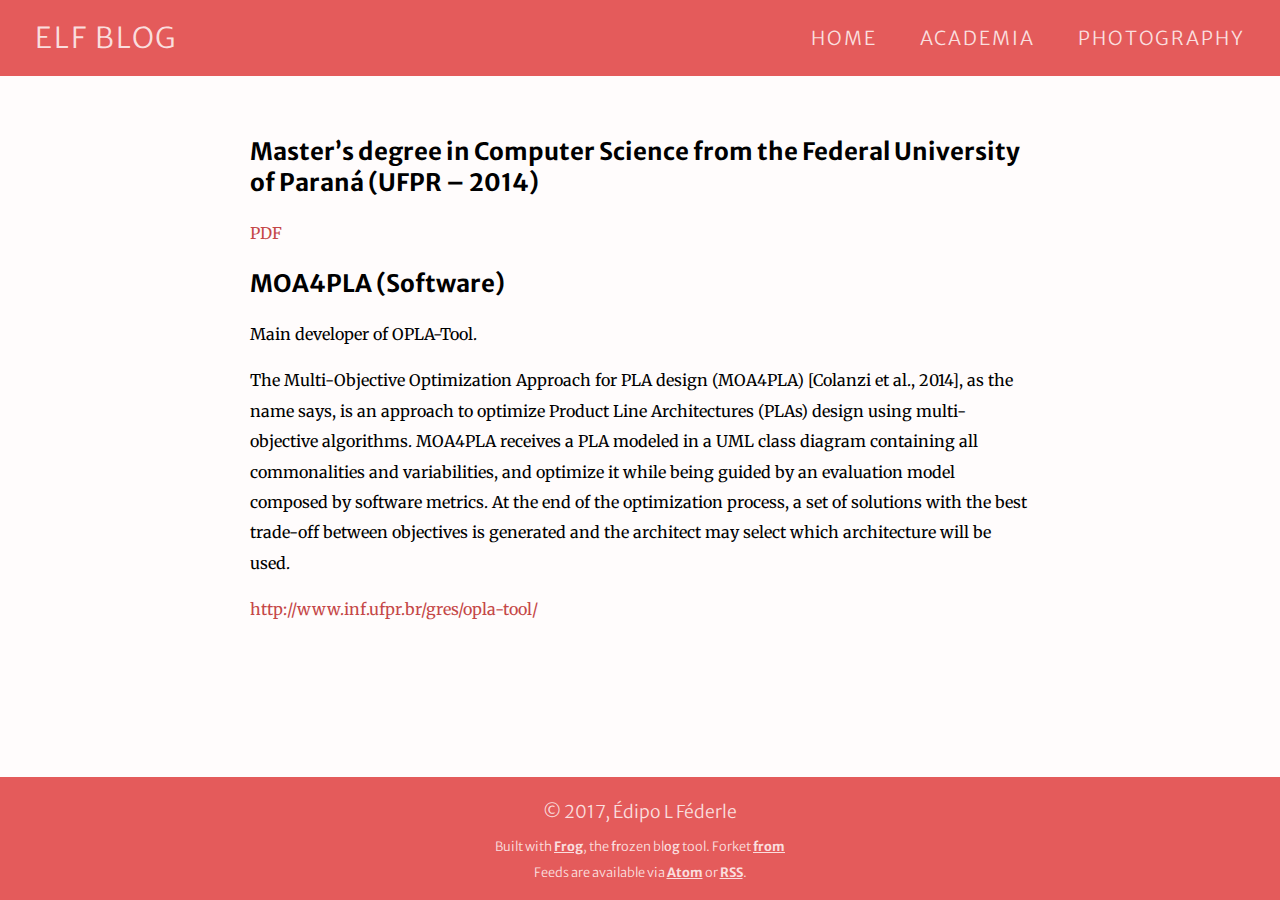
<file: academia.html>
<!DOCTYPE html>
<html lang="en">
        <head>
                <meta charset="utf-8">
                <title>academia</title>
                <meta name="description" content="Master's degree in Computer Science from the Federal University of Paraná (UFPR - 2014): PDF MOA4PLA (Software): Main developer of OPLA-Tool. The Multi-Objective Optimization Approach for PLA design (MOA4PLA) [Colanzi et al., 2014], as the name says, is a...">
                <meta name="author"      content="Édipo Luis Féderle">
                <meta name="keywords"    content="">
                <meta name="viewport"    content="width=device-width, initial-scale=1.0">
                <link rel="icon"      href="/favicon.ico">
                <link rel="canonical" href="http://edipofederle.github.io/academia.html">


                <!-- CSS -->
                <link rel="stylesheet" type="text/css" href="//fonts.googleapis.com/css?family=Merriweather+Sans:400,300,300italic,400italic,700,700italic,800,800italic|Merriweather:400,300,300italic,400italic,700,700italic,900,900italic|Source+Code+Pro:200,300,400,500,600,700,900">
                <link rel="stylesheet" type="text/css" href="/css/application.min.css">
                <link rel="stylesheet" type="text/css" href="/css/pygments.min.css">
                <!-- Feeds -->
                <link rel="alternate" type="application/atom+xml"
                                        href="/feeds/all.atom.xml" title="Atom Feed">
                <link rel="alternate" type="application/rss+xml"
                                        href="/feeds/all.rss.xml" title="RSS Feed">
                <!-- JS -->
                <!-- <script src="/js/application.min.js"></script> -->
                <script type="text/javascript">
                  (function(i,s,o,g,r,a,m){i['GoogleAnalyticsObject']=r;i[r]=i[r]||function(){
                  (i[r].q=i[r].q||[]).push(arguments)},i[r].l=1*new Date();a=s.createElement(o),
                  m=s.getElementsByTagName(o)[0];a.async=1;a.src=g;m.parentNode.insertBefore(a,m)
                  })(window,document,'script','//www.google-analytics.com/analytics.js','ga');

                  ga('create', '', 'auto');
                  ga('send', 'pageview');
                </script>
        </head>
        <body>
                <div id="page-content">
                        <!-- Navigation Bar -->
                        <header>
                                <nav role="navigation" class="navigation-bar">
                                        <ul class="navigation-items left">
                                                <li id="blog-title-header"><a href="/"><h1>Elf blog</h1></a></li>
                                        </ul>
                                        <ul class="navigation-items center"></ul>
                                        <ul class="navigation-items right">
                                                <li><a href="/">Home</a></li>
                                                <li><a href="/academia.html">Academia</a></li>
                                                <li><a href="/photography.html">Photography</a></li>
                                        </ul>
                                </nav>
                        </header>
                        <section role="main">
                                <!-- Main column -->
                                <div class="content" class="col-md-12">




<h2 id="masters-degree-in-computer-science-from-the-federal-university-of-paraná-ufpr--2014">Master&rsquo;s degree in Computer Science from the Federal University of Paraná (UFPR &ndash; 2014)</h2>

<p><a href="http://www.acervodigital.ufpr.br/bitstream/handle/1884/37164/R%20-%20D%20-%20EDIPO%20LUIS%20FEDERLE.pdf?sequence=3">PDF</a></p>

<h2 id="moa4pla-software">MOA4PLA (Software)</h2>

<p>Main developer of OPLA-Tool.</p>

<p>The Multi-Objective Optimization Approach for PLA design (MOA4PLA) [Colanzi et al., 2014], as the name says, is an approach to optimize Product Line Architectures (PLAs) design using multi-objective algorithms. MOA4PLA receives a PLA modeled in a UML class diagram containing all commonalities and variabilities, and optimize it while being guided by an evaluation model composed by software metrics. At the end of the optimization process, a set of solutions with the best trade-off between objectives is generated and the architect may select which architecture will be used.</p>

<p><a href="http://www.inf.ufpr.br/gres/opla-tool/">http://www.inf.ufpr.br/gres/opla-tool/</a></p>
                                </div>
                        </section>
                        <footer>
                                <div class="content">
                                        <h2 id="copyright-notice">© 2017, Édipo L Féderle</h2>
                                        <h3>
                                                Built with <a href="https://github.com/greghendershott/frog">Frog</a>, the
                                                <strong>fr</strong>ozen bl<strong>og</strong> tool. Forket <a href="https://github.com/lexi-lambda/lexi-lambda.github.io">from</a>
                                        </h3>
                                        <h3>
                                                Feeds are available via <a href="/feeds/all.atom.xml">Atom</a>
                                                or <a href="/feeds/all.rss.xml">RSS</a>.
                                        </h3>
                                </div>
                        </footer>
                </div>
        </body>
</html>
</file>
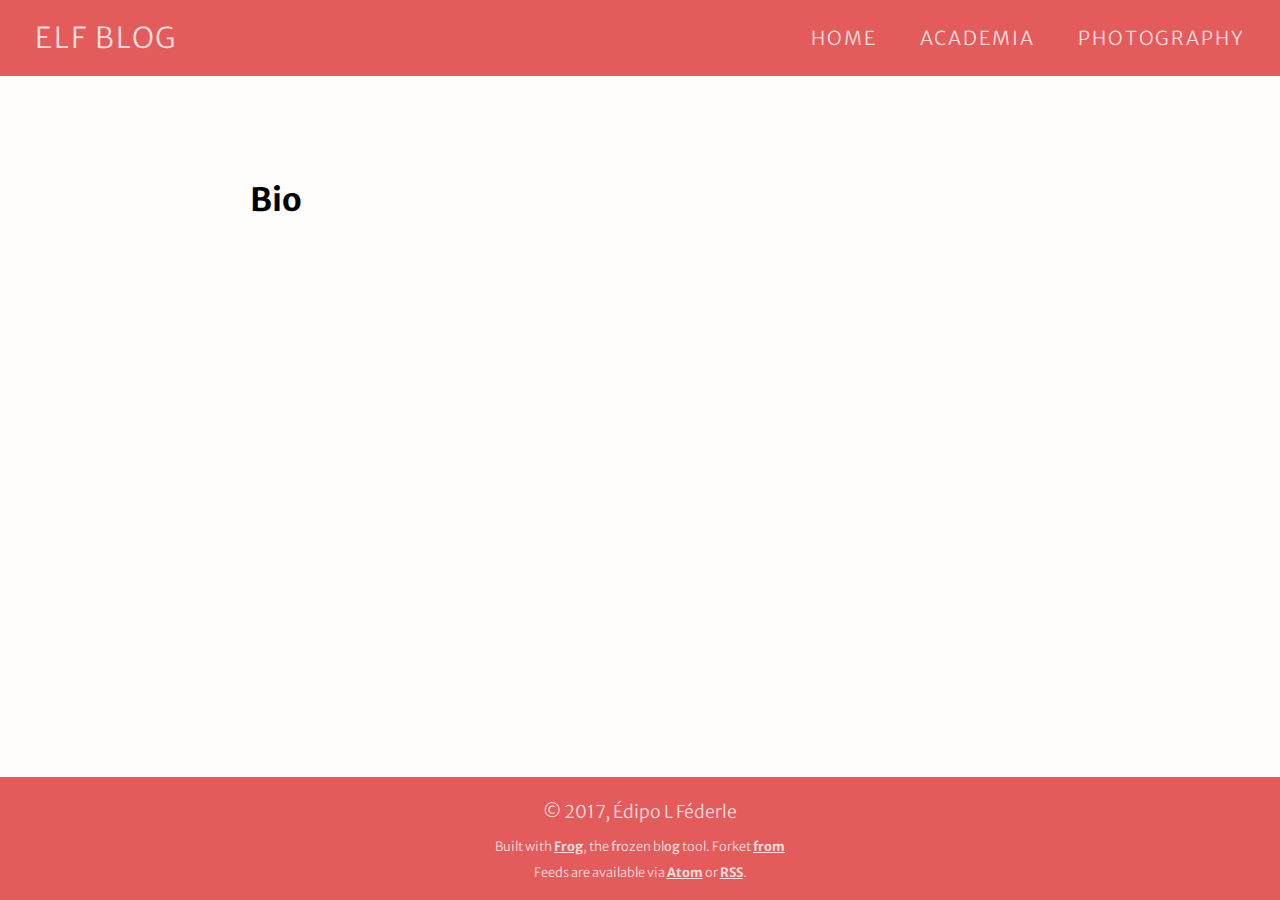
<file: resume.html>
<!DOCTYPE html>
<html lang="en">
        <head>
                <meta charset="utf-8">
                <title>Bio</title>
                <meta name="description" content="Bio:...">
                <meta name="author"      content="Édipo Luis Féderle">
                <meta name="keywords"    content="">
                <meta name="viewport"    content="width=device-width, initial-scale=1.0">
                <link rel="icon"      href="/favicon.ico">
                <link rel="canonical" href="http://edipofederle.github.io/resume.html">


                <!-- CSS -->
                <link rel="stylesheet" type="text/css" href="//fonts.googleapis.com/css?family=Merriweather+Sans:400,300,300italic,400italic,700,700italic,800,800italic|Merriweather:400,300,300italic,400italic,700,700italic,900,900italic|Source+Code+Pro:200,300,400,500,600,700,900">
                <link rel="stylesheet" type="text/css" href="/css/application.min.css">
                <link rel="stylesheet" type="text/css" href="/css/pygments.min.css">
                <!-- Feeds -->
                <link rel="alternate" type="application/atom+xml"
                                        href="/feeds/all.atom.xml" title="Atom Feed">
                <link rel="alternate" type="application/rss+xml"
                                        href="/feeds/all.rss.xml" title="RSS Feed">
                <!-- JS -->
                <!-- <script src="/js/application.min.js"></script> -->
                <script type="text/javascript">
                  (function(i,s,o,g,r,a,m){i['GoogleAnalyticsObject']=r;i[r]=i[r]||function(){
                  (i[r].q=i[r].q||[]).push(arguments)},i[r].l=1*new Date();a=s.createElement(o),
                  m=s.getElementsByTagName(o)[0];a.async=1;a.src=g;m.parentNode.insertBefore(a,m)
                  })(window,document,'script','//www.google-analytics.com/analytics.js','ga');

                  ga('create', '', 'auto');
                  ga('send', 'pageview');
                </script>
        </head>
        <body>
                <div id="page-content">
                        <!-- Navigation Bar -->
                        <header>
                                <nav role="navigation" class="navigation-bar">
                                        <ul class="navigation-items left">
                                                <li id="blog-title-header"><a href="/"><h1>Elf blog</h1></a></li>
                                        </ul>
                                        <ul class="navigation-items center"></ul>
                                        <ul class="navigation-items right">
                                                <li><a href="/">Home</a></li>
                                                <li><a href="/academia.html">Academia</a></li>
                                                <li><a href="/photography.html">Photography</a></li>
                                        </ul>
                                </nav>
                        </header>
                        <section role="main">
                                <!-- Main column -->
                                <div class="content" class="col-md-12">




<h1 id="bio">Bio</h1>
                                </div>
                        </section>
                        <footer>
                                <div class="content">
                                        <h2 id="copyright-notice">© 2017, Édipo L Féderle</h2>
                                        <h3>
                                                Built with <a href="https://github.com/greghendershott/frog">Frog</a>, the
                                                <strong>fr</strong>ozen bl<strong>og</strong> tool. Forket <a href="https://github.com/lexi-lambda/lexi-lambda.github.io">from</a>
                                        </h3>
                                        <h3>
                                                Feeds are available via <a href="/feeds/all.atom.xml">Atom</a>
                                                or <a href="/feeds/all.rss.xml">RSS</a>.
                                        </h3>
                                </div>
                        </footer>
                </div>
        </body>
</html>
</file>
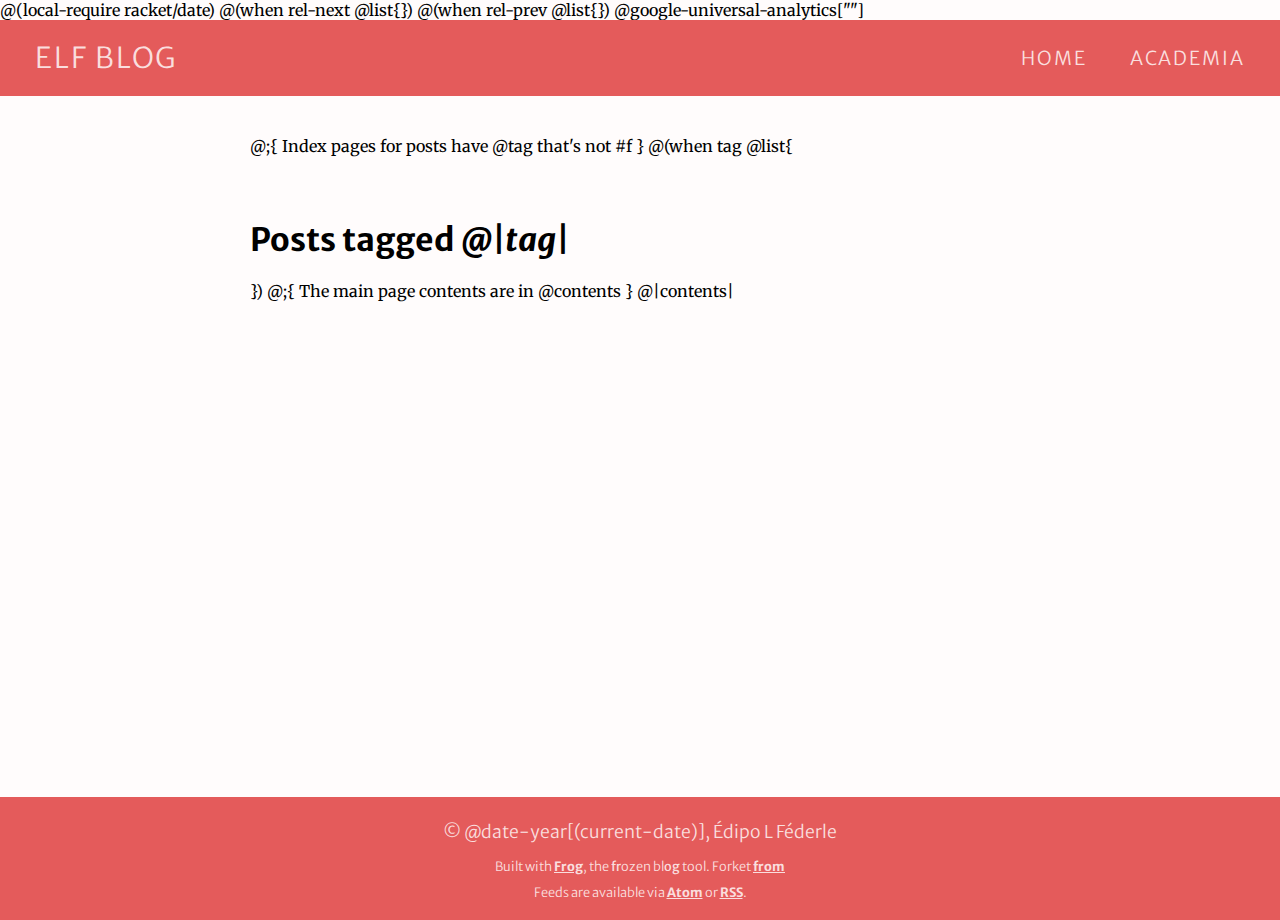
<file: _src/page-template.html>
@(local-require racket/date)

<!DOCTYPE html>
<html lang="en">
  <head>
    <meta charset="utf-8">
    <title>@|title|</title>
    <meta name="description" content="@|description|">
    <meta name="author"      content="@|author|">
    <meta name="keywords"    content="@|keywords|">
    <meta name="viewport"    content="width=device-width, initial-scale=1.0">
    <link rel="icon"      href="/favicon.ico">
    <link rel="canonical" href="@|full-uri|">
    @(when rel-next @list{<link rel="next" href="@|rel-next|">})
    @(when rel-prev @list{<link rel="prev" href="@|rel-prev|">})
    <!-- CSS -->
    <link rel="stylesheet" type="text/css" href="//fonts.googleapis.com/css?family=Merriweather+Sans:400,300,300italic,400italic,700,700italic,800,800italic|Merriweather:400,300,300italic,400italic,700,700italic,900,900italic|Source+Code+Pro:200,300,400,500,600,700,900">
    <link rel="stylesheet" type="text/css" href="/css/application.min.css">
    <link rel="stylesheet" type="text/css" href="/css/pygments.min.css">
    <!-- Feeds -->
    <link rel="alternate" type="application/atom+xml"
          href="@|atom-feed-uri|" title="Atom Feed">
    <link rel="alternate" type="application/rss+xml"
          href="@|rss-feed-uri|" title="RSS Feed">
    <!-- JS -->
    <!-- <script src="/js/application.min.js"></script> -->
    @google-universal-analytics[""]
  </head>
  <body>
    <div id="page-content">
      <!-- Navigation Bar -->
      <header>
        <nav role="navigation" class="navigation-bar">
          <ul class="navigation-items left">
            <li id="blog-title-header"><a href="/"><h1>Elf blog</h1></a></li>
          </ul>
          <ul class="navigation-items center"></ul>
          <ul class="navigation-items right">
            <li><a href="/">Home</a></li>
						<li><a href="/academia.html">Academia</a></li>
          </ul>
        </nav>
      </header>
      <section role="main">
        <!-- Main column -->
        <div class="content" class="col-md-12">
          @;{ Index pages for posts have @tag that's not #f }
          @(when tag
            @list{<h1>Posts tagged <em>@|tag|</em></h1>})
          @;{ The main page contents are in @contents }
          @|contents|
        </div>
      </section>
      <footer>
        <div class="content">
          <h2 id="copyright-notice">© @date-year[(current-date)], Édipo L Féderle</h2>
          <h3>
            Built with <a href="https://github.com/greghendershott/frog">Frog</a>, the
            <strong>fr</strong>ozen bl<strong>og</strong> tool. Forket <a href="https://github.com/lexi-lambda/lexi-lambda.github.io">from</a>
          </h3>
          <h3>
            Feeds are available via <a href="/feeds/all.atom.xml">Atom</a>
            or <a href="/feeds/all.rss.xml">RSS</a>.
          </h3>
        </div>
      </footer>
    </div>
  </body>
</html>
</file>
<file: css/application.min.css>
pre, code {
  font-family: "Source Code Pro", monospace; }

p code, li code {
  background-color: #fdf4f4;
  border-radius: 3px;
  padding: 2px 5px; }

pre code, table.sourcetable pre, .source pre {
  font-size: 0.9em;
  line-height: 1.4em;
  margin: 0; }

.source {
  display: inline-block;
  margin: 1em 1.5em; }

pre code {
  display: block; }

pre code, div[class^='brush: '] {
  background-color: #fdf4f4;
  width: 100%;
  overflow: auto;
  -webkit-overflow-scrolling: touch; }

table.sourcetable {
  width: 100%; }
  table.sourcetable td.linenos {
    color: #d8b4b4;
    white-space: nowrap;
    width: 1%;
    font-weight: 300; }
  table.sourcetable pre {
    margin: 0; }

pre code, table.sourcetable {
  padding: 20px; }

td.linenos {
  padding-right: 15px; }

html {
  background-color: #fffcfc;
  font-family: "Merriweather", serif; }

* {
  box-sizing: border-box;
  -webkit-text-size-adjust: 100%;
  -moz-text-size-adjust: 100%;
  -ms-text-size-adjust: 100%; }

html, body {
  margin: 0;
  padding: 0;
  height: 100%;
  width: 100%; }

#page-content {
  display: -webkit-box;
  display: -ms-flexbox;
  display: flex;
  -webkit-box-orient: vertical;
  -webkit-box-direction: normal;
      -ms-flex-direction: column;
          flex-direction: column;
  width: 100%;
  min-height: 100%; }

#page-content > section[role=main] {
  -webkit-box-flex: 1;
      -ms-flex: 1;
          flex: 1;
  padding: 0 30px; }
  #page-content > section[role=main] > .content {
    margin: 0 auto;
    padding: 40px 0;
    max-width: 780px; }
  #page-content > section[role=main] p {
    line-height: 1.9em; }
  #page-content > section[role=main] li {
    line-height: 1.8em; }
  #page-content > section[role=main] a {
    color: #c54747; }
    #page-content > section[role=main] a:hover {
      color: #d16e6e;
      text-decoration: none; }

@media (max-width: 550px) {
  #blog-title-header {
    display: none; } }

#page-content > footer {
  background-color: #e45b5b;
  color: #fadede;
  font-family: "Merriweather Sans", sans-serif;
  text-align: center; }
  #page-content > footer > .content {
    margin: 0 auto;
    padding: 10px 0;
    max-width: 940px; }
  #page-content > footer a {
    color: inherit;
    font-weight: bold;
    text-decoration: underline; }
  #page-content > footer h2, #page-content > footer h3 {
    font-weight: 300;
    margin: 0.8em; }
  #page-content > footer h2 {
    font-size: 1.1em; }
  #page-content > footer h3 {
    font-size: 0.8em; }

article > header .date-and-tags time {
  color: #473737;
  font-size: 1.5em;
  font-weight: 300; }

article > header .tags a {
  color: #c54747; }

article.inline > header .title {
  font-size: 2.3em;
  margin-bottom: 10px; }

article.inline > header .date-and-tags {
  margin-bottom: 20px; }

article.main > header .title {
  font-size: 2.7em;
  margin-bottom: 10px;
  margin-top: 0; }

article.main > header .date-and-tags {
  margin-bottom: 2em; }

.content h1 {
  font-size: 2em;
  margin-top: 2em; }

.footnotes {
  font-size: small;
  margin-top: 4em; }

article.main > footer {
  margin-top: 40px; }

h1, h2, h3, h4, h5, h6 {
  font-family: "Merriweather Sans", sans-serif; }

a {
  text-decoration: none;
  -webkit-transition: color 0.15s ease-in-out;
          transition: color 0.15s ease-in-out; }
  a:hover {
    text-decoration: underline; }

blockquote {
  background-color: #F6F6F6;
  margin: 0;
  padding: 0.5em 35px; }

.navigation-bar {
  -webkit-box-align: center;
      -ms-flex-align: center;
          align-items: center;
  background-color: #e45b5b;
  display: -webkit-box;
  display: -ms-flexbox;
  display: flex;
  font-size: 1.2em;
  font-family: "Merriweather Sans", sans-serif;
  font-weight: 300;
  width: 100%; }
  .navigation-bar a {
    color: #fadede;
    display: block;
    letter-spacing: 0.1em;
    text-transform: uppercase;
    text-decoration: none; }
    .navigation-bar a:hover {
      color: white; }
  .navigation-bar h1 {
    margin: 5px 0;
    text-decoration: none;
    font-size: 1.5em;
    font-weight: inherit; }
  .navigation-bar .navigation-items {
    padding: 0; }
    .navigation-bar .navigation-items.left, .navigation-bar .navigation-items.right {
      margin: 15px; }
    .navigation-bar .navigation-items.center {
      -webkit-box-flex: 1;
          -ms-flex: 1;
              flex: 1; }
    .navigation-bar .navigation-items li {
      display: inline-block;
      margin: 0 20px; }

.pagination {
  display: -webkit-box;
  display: -ms-flexbox;
  display: flex;
  margin-top: 4em;
  padding: 0; }
  .pagination li {
    -webkit-box-flex: 1;
        -ms-flex: 1;
            flex: 1;
    list-style: none;
    text-align: center; }
    .pagination li a {
      display: block;
      -webkit-transition: background-color 0.25s ease-in-out;
              transition: background-color 0.25s ease-in-out;
      width: 90%; }
    .pagination li.active a {
      cursor: default; }
    .pagination li a:hover, .pagination li.active a {
      background-color: #e45b5b;
      color: white !important; }

/*# sourceMappingURL=[data-uri] */
</file>
<file: css/pygments.min.css>
td.code .source, .source pre {
  /* Comment */
  /* Error */
  /* Keyword */
  /* Operator */
  /* Comment.Preproc */
  /* Comment.Special */
  /* Generic.Deleted */
  /* Generic.Emph */
  /* Generic.Error */
  /* Generic.Heading */
  /* Generic.Inserted */
  /* Generic.Output */
  /* Generic.Prompt */
  /* Generic.Strong */
  /* Generic.Subheading */
  /* Generic.Traceback */
  /* Keyword.Constant */
  /* Keyword.Declaration */
  /* Keyword.Namespace */
  /* Keyword.Pseudo */
  /* Keyword.Reserved */
  /* Keyword.Type */
  /* Literal.Number */
  /* Literal.String */
  /* Name.Attribute */
  /* Name.Builtin */
  /* Name.Class */
  /* Name.Constant */
  /* Name.Decorator */
  /* Name.Entity */
  /* Name.Exception */
  /* Name.Function */
  /* Name.Label */
  /* Name.Namespace */
  /* Name.Tag */
  /* Name.Variable */
  /* Operator.Word */
  /* Text.Whitespace */
  /* Literal.Number.Float */
  /* Literal.Number.Hex */
  /* Literal.Number.Integer */
  /* Literal.Number.Oct */
  /* Literal.String.Backtick */
  /* Literal.String.Char */
  /* Literal.String.Doc */
  /* Literal.String.Double */
  /* Literal.String.Escape */
  /* Literal.String.Heredoc */
  /* Literal.String.Interpol */
  /* Literal.String.Other */
  /* Literal.String.Regex */
  /* Literal.String.Single */
  /* Literal.String.Symbol */
  /* Name.Builtin.Pseudo */
  /* Name.Variable.Class */
  /* Name.Variable.Global */
  /* Name.Variable.Instance */
  /* Literal.Number.Integer.Long */ }
  td.code .source .c, td.code .source .cm, td.code .source .c1, .source pre .c, .source pre .cm, .source pre .c1 {
    color: #9e5555;
    font-weight: 300; }
  td.code .source .err, .source pre .err {
    border: 1px solid #FF0000; }
  td.code .source .k, .source pre .k {
    color: #19177C;
    font-weight: 600; }
  td.code .source .o, .source pre .o {
    color: #666666; }
  td.code .source .cp, .source pre .cp {
    color: #BC7A00; }
  td.code .source .cs, .source pre .cs {
    color: #408080;
    font-style: italic; }
  td.code .source .gd, .source pre .gd {
    color: #A00000; }
  td.code .source .ge, .source pre .ge {
    font-style: italic; }
  td.code .source .gr, .source pre .gr {
    color: #FF0000; }
  td.code .source .gh, .source pre .gh {
    color: #000080;
    font-weight: bold; }
  td.code .source .gi, .source pre .gi {
    color: #00A000; }
  td.code .source .go, .source pre .go {
    color: #808080; }
  td.code .source .gp, .source pre .gp {
    color: #000080;
    font-weight: bold; }
  td.code .source .gs, .source pre .gs {
    font-weight: bold; }
  td.code .source .gu, .source pre .gu {
    color: #800080;
    font-weight: bold; }
  td.code .source .gt, .source pre .gt {
    color: #0040D0; }
  td.code .source .kc, .source pre .kc {
    color: #008000;
    font-weight: bold; }
  td.code .source .kd, .source pre .kd {
    color: #BA2121;
    font-weight: 600; }
  td.code .source .kn, .source pre .kn {
    color: #BA2121;
    font-weight: bold; }
  td.code .source .kp, .source pre .kp {
    color: #008000; }
  td.code .source .kr, .source pre .kr {
    color: #A10327;
    font-weight: bold; }
  td.code .source .kt, .source pre .kt {
    color: #B00040; }
  td.code .source .m, .source pre .m {
    color: #666666; }
  td.code .source .s, .source pre .s {
    color: #BA2121; }
  td.code .source .na, .source pre .na {
    color: #960037; }
  td.code .source .nb, .source pre .nb {
    color: #960037;
    font-weight: 600; }
  td.code .source .nc, .source pre .nc {
    color: #0000FF;
    font-weight: bold; }
  td.code .source .no, .source pre .no {
    color: #880000; }
  td.code .source .nd, .source pre .nd {
    color: #AA22FF; }
  td.code .source .ni, .source pre .ni {
    color: #999999;
    font-weight: bold; }
  td.code .source .ne, .source pre .ne {
    color: #D2413A;
    font-weight: bold; }
  td.code .source .nf, .source pre .nf {
    color: #960037; }
  td.code .source .nl, .source pre .nl {
    color: #A0A000; }
  td.code .source .nn, .source pre .nn {
    color: #BA2121;
    font-weight: bold; }
  td.code .source .nt, .source pre .nt {
    color: #008000;
    font-weight: bold; }
  td.code .source .nv, .source pre .nv {
    color: #1c7805; }
  td.code .source .ow, .source pre .ow {
    color: #666666;
    font-weight: bold; }
  td.code .source .w, .source pre .w {
    color: #bbbbbb; }
  td.code .source .mf, .source pre .mf {
    color: #666666; }
  td.code .source .mh, .source pre .mh {
    color: #666666; }
  td.code .source .mi, .source pre .mi {
    color: #666666; }
  td.code .source .mo, .source pre .mo {
    color: #666666; }
  td.code .source .sb, .source pre .sb {
    color: #BA2121; }
  td.code .source .sc, .source pre .sc {
    color: #BA2121; }
  td.code .source .sd, .source pre .sd {
    color: #BA2121;
    font-style: italic; }
  td.code .source .s2, .source pre .s2 {
    color: #BA2121; }
  td.code .source .se, .source pre .se {
    color: #BB6622;
    font-weight: bold; }
  td.code .source .sh, .source pre .sh {
    color: #BA2121; }
  td.code .source .si, .source pre .si {
    color: #BA2121;
    font-weight: 600; }
  td.code .source .sx, .source pre .sx {
    color: #008000; }
  td.code .source .sr, .source pre .sr {
    color: #BB6688; }
  td.code .source .s1, .source pre .s1 {
    color: #BA2121; }
  td.code .source .ss, .source pre .ss {
    color: #19177C; }
  td.code .source .bp, .source pre .bp {
    color: #008000; }
  td.code .source .vc, .source pre .vc {
    color: #19177C; }
  td.code .source .vg, .source pre .vg {
    color: #19177C; }
  td.code .source .vi, .source pre .vi {
    color: #19177C; }
  td.code .source .il, .source pre .il {
    color: #666666; }

/*# sourceMappingURL=[data-uri] */
</file>
